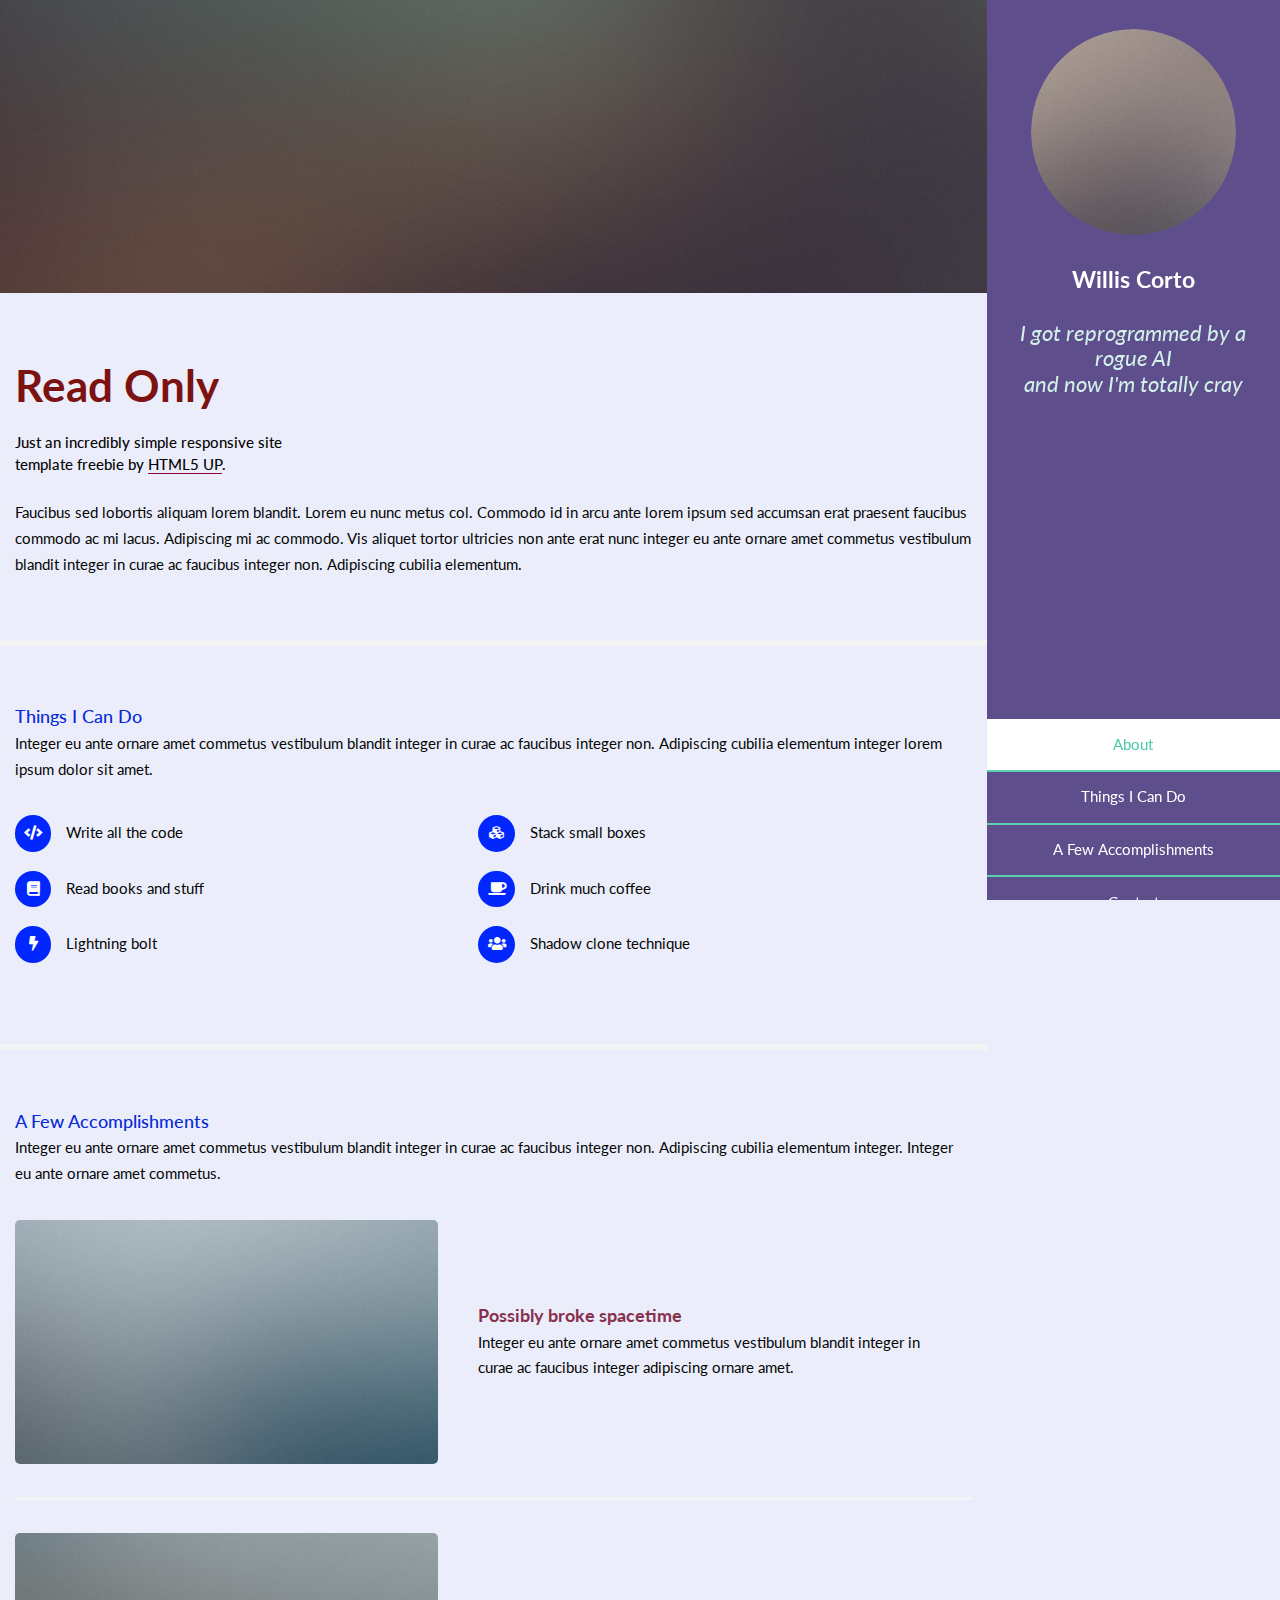
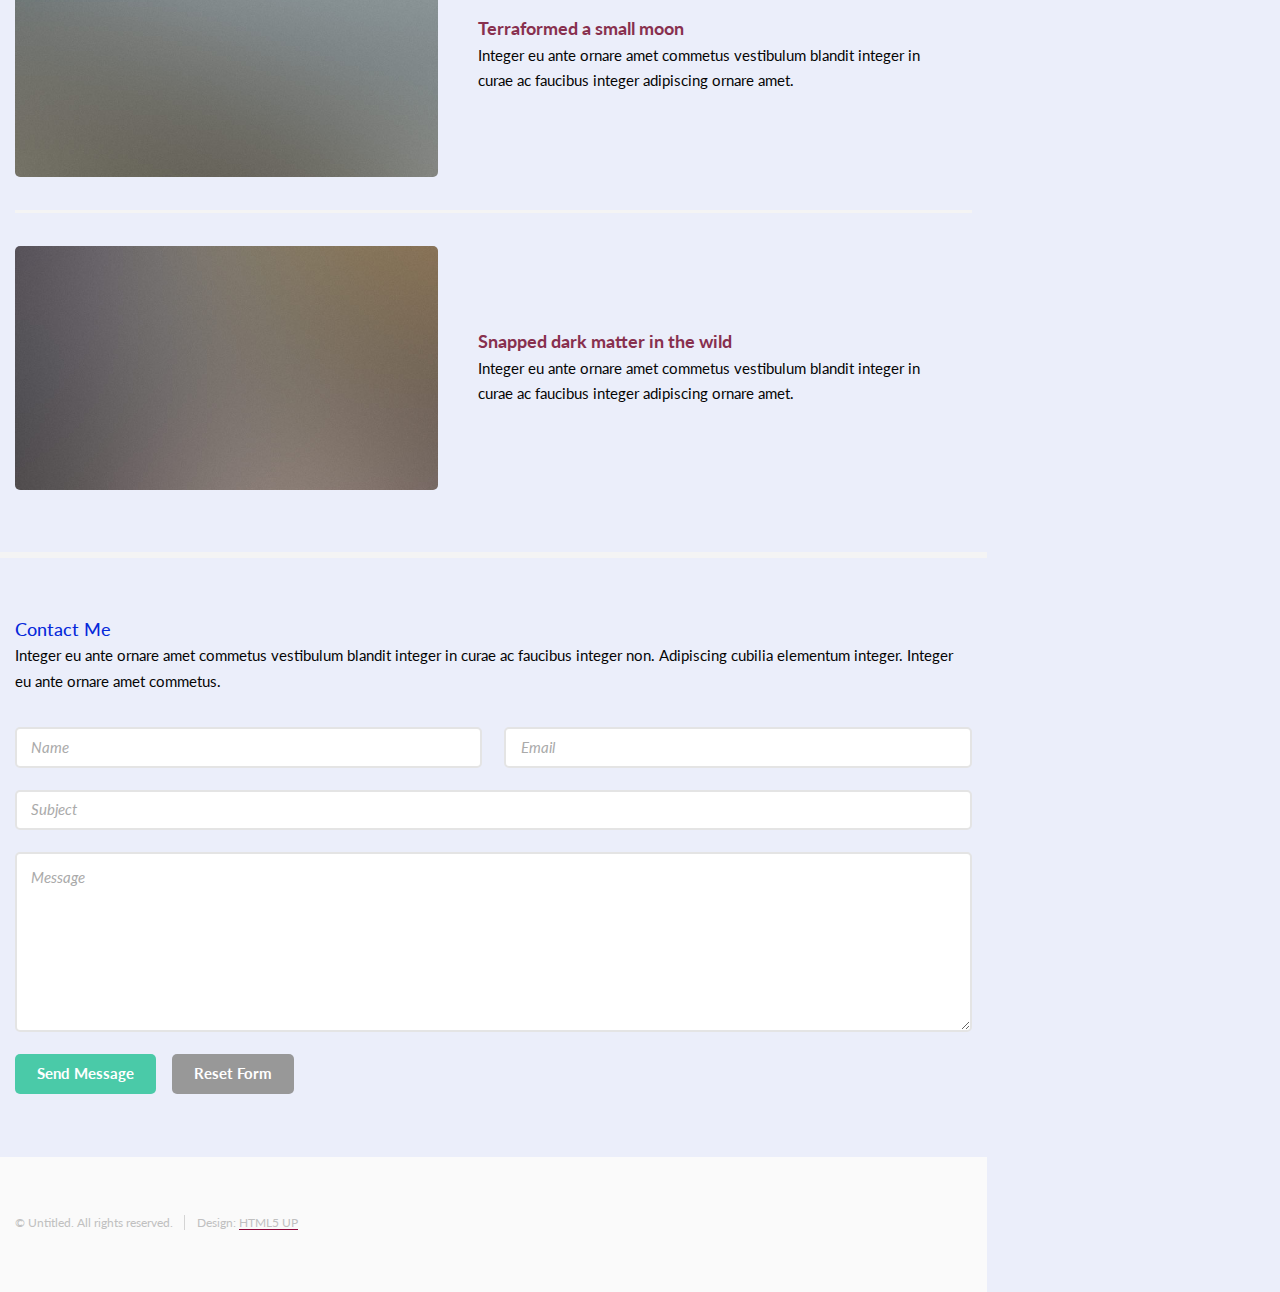
<file: index.html>
<!DOCTYPE HTML>
<!--
	Read Only by HTML5 UP
	html5up.net | @ajlkn
	Free for personal and commercial use under the CCA 3.0 license (html5up.net/license)
-->
<html>
	<head>
		<title>Read Only by HTML5 UP</title>
		<meta charset="utf-8" />
		<meta name="viewport" content="width=device-width, initial-scale=1, user-scalable=no" />
		<link rel="stylesheet" href="assets/css/main.css" />
	</head>
	<body class="is-preload">

		<!-- Header -->
			<section id="header">
				<header>
					<span class="image avatar"><img src="images/avatar.jpg" alt="" /></span>
					<h1 id="logo"><a href="#">Willis Corto</a></h1>
					<p>I got reprogrammed by a rogue AI<br />
					and now I'm totally cray</p>
				</header>
				<nav id="nav">
					<ul>
						<li><a href="#one" class="active">About</a></li>
						<li><a href="#two">Things I Can Do</a></li>
						<li><a href="#three">A Few Accomplishments</a></li>
						<li><a href="#four">Contact</a></li>
					</ul>
				</nav>
				<footer>
					<ul class="icons">
						<li><a href="#" class="icon brands fa-twitter"><span class="label">Twitter</span></a></li>
						<li><a href="#" class="icon brands fa-facebook-f"><span class="label">Facebook</span></a></li>
						<li><a href="#" class="icon brands fa-instagram"><span class="label">Instagram</span></a></li>
						<li><a href="#" class="icon brands fa-github"><span class="label">Github</span></a></li>
						<li><a href="#" class="icon solid fa-envelope"><span class="label">Email</span></a></li>
					</ul>
				</footer>
			</section>

		<!-- Wrapper -->
			<div id="wrapper">

				<!-- Main -->
					<div id="main">

						<!-- One -->
							<section id="one">
								<div class="image main" data-position="center">
									<img src="images/banner.jpg" alt="" />
								</div>
								<div class="container">
									<header class="major">
										<h2>Read Only</h2>
										<p>Just an incredibly simple responsive site<br />
										template freebie by <a href="http://html5up.net">HTML5 UP</a>.</p>
									</header>
									<p>Faucibus sed lobortis aliquam lorem blandit. Lorem eu nunc metus col. Commodo id in arcu ante lorem ipsum sed accumsan erat praesent faucibus commodo ac mi lacus. Adipiscing mi ac commodo. Vis aliquet tortor ultricies non ante erat nunc integer eu ante ornare amet commetus vestibulum blandit integer in curae ac faucibus integer non. Adipiscing cubilia elementum.</p>
								</div>
							</section>

						<!-- Two -->
							<section id="two">
								<div class="container">
									<h3>Things I Can Do</h3>
									<p>Integer eu ante ornare amet commetus vestibulum blandit integer in curae ac faucibus integer non. Adipiscing cubilia elementum integer lorem ipsum dolor sit amet.</p>
									<ul class="feature-icons">
										<li class="icon solid fa-code">Write all the code</li>
										<li class="icon solid fa-cubes">Stack small boxes</li>
										<li class="icon solid fa-book">Read books and stuff</li>
										<li class="icon solid fa-coffee">Drink much coffee</li>
										<li class="icon solid fa-bolt">Lightning bolt</li>
										<li class="icon solid fa-users">Shadow clone technique</li>
									</ul>
								</div>
							</section>

						<!-- Three -->
							<section id="three">
								<div class="container">
									<h3>A Few Accomplishments</h3>
									<p>Integer eu ante ornare amet commetus vestibulum blandit integer in curae ac faucibus integer non. Adipiscing cubilia elementum integer. Integer eu ante ornare amet commetus.</p>
									<div class="features">
										<article>
											<a href="#" class="image"><img src="images/pic01.jpg" alt="" /></a>
											<div class="inner">
												<h4>Possibly broke spacetime</h4>
												<p>Integer eu ante ornare amet commetus vestibulum blandit integer in curae ac faucibus integer adipiscing ornare amet.</p>
											</div>
										</article>
										<article>
											<a href="#" class="image"><img src="images/pic02.jpg" alt="" /></a>
											<div class="inner">
												<h4>Terraformed a small moon</h4>
												<p>Integer eu ante ornare amet commetus vestibulum blandit integer in curae ac faucibus integer adipiscing ornare amet.</p>
											</div>
										</article>
										<article>
											<a href="#" class="image"><img src="images/pic03.jpg" alt="" /></a>
											<div class="inner">
												<h4>Snapped dark matter in the wild</h4>
												<p>Integer eu ante ornare amet commetus vestibulum blandit integer in curae ac faucibus integer adipiscing ornare amet.</p>
											</div>
										</article>
									</div>
								</div>
							</section>

						<!-- Four -->
							<section id="four">
								<div class="container">
									<h3>Contact Me</h3>
									<p>Integer eu ante ornare amet commetus vestibulum blandit integer in curae ac faucibus integer non. Adipiscing cubilia elementum integer. Integer eu ante ornare amet commetus.</p>
									<form method="post" action="#">
										<div class="row gtr-uniform">
											<div class="col-6 col-12-xsmall"><input type="text" name="name" id="name" placeholder="Name" /></div>
											<div class="col-6 col-12-xsmall"><input type="email" name="email" id="email" placeholder="Email" /></div>
											<div class="col-12"><input type="text" name="subject" id="subject" placeholder="Subject" /></div>
											<div class="col-12"><textarea name="message" id="message" placeholder="Message" rows="6"></textarea></div>
											<div class="col-12">
												<ul class="actions">
													<li><input type="submit" class="primary" value="Send Message" /></li>
													<li><input type="reset" value="Reset Form" /></li>
												</ul>
											</div>
										</div>
									</form>
								</div>
							</section>

						<!-- Five -->
						<!--
							<section id="five">
								<div class="container">
									<h3>Elements</h3>

									<section>
										<h4>Text</h4>
										<p>This is <b>bold</b> and this is <strong>strong</strong>. This is <i>italic</i> and this is <em>emphasized</em>.
										This is <sup>superscript</sup> text and this is <sub>subscript</sub> text.
										This is <u>underlined</u> and this is code: <code>for (;;) { ... }</code>. Finally, <a href="#">this is a link</a>.</p>
										<hr />
										<header>
											<h4>Heading with a Subtitle</h4>
											<p>Lorem ipsum dolor sit amet nullam id egestas urna aliquam</p>
										</header>
										<p>Nunc lacinia ante nunc ac lobortis. Interdum adipiscing gravida odio porttitor sem non mi integer non faucibus ornare mi ut ante amet placerat aliquet. Volutpat eu sed ante lacinia sapien lorem accumsan varius montes viverra nibh in adipiscing blandit tempus accumsan.</p>
										<header>
											<h5>Heading with a Subtitle</h5>
											<p>Lorem ipsum dolor sit amet nullam id egestas urna aliquam</p>
										</header>
										<p>Nunc lacinia ante nunc ac lobortis. Interdum adipiscing gravida odio porttitor sem non mi integer non faucibus ornare mi ut ante amet placerat aliquet. Volutpat eu sed ante lacinia sapien lorem accumsan varius montes viverra nibh in adipiscing blandit tempus accumsan.</p>
										<hr />
										<h2>Heading Level 2</h2>
										<h3>Heading Level 3</h3>
										<h4>Heading Level 4</h4>
										<h5>Heading Level 5</h5>
										<h6>Heading Level 6</h6>
										<hr />
										<h5>Blockquote</h5>
										<blockquote>Fringilla nisl. Donec accumsan interdum nisi, quis tincidunt felis sagittis eget tempus euismod. Vestibulum ante ipsum primis in faucibus vestibulum. Blandit adipiscing eu felis iaculis volutpat ac adipiscing accumsan faucibus. Vestibulum ante ipsum primis in faucibus lorem ipsum dolor sit amet nullam adipiscing eu felis.</blockquote>
										<h5>Preformatted</h5>
										<pre><code>i = 0;

while (!deck.isInOrder()) {
    print 'Iteration ' + i;
    deck.shuffle();
    i++;
}

print 'It took ' + i + ' iterations to sort the deck.';</code></pre>
									</section>

									<section>
										<h4>Lists</h4>
										<div class="row">
											<div class="col-6 col-12-xsmall">
												<h5>Unordered</h5>
												<ul>
													<li>Dolor pulvinar etiam magna etiam.</li>
													<li>Sagittis adipiscing lorem eleifend.</li>
													<li>Felis enim feugiat dolore viverra.</li>
												</ul>
												<h5>Alternate</h5>
												<ul class="alt">
													<li>Dolor pulvinar etiam magna etiam.</li>
													<li>Sagittis adipiscing lorem eleifend.</li>
													<li>Felis enim feugiat dolore viverra.</li>
												</ul>
											</div>
											<div class="col-6 col-12-xsmall">
												<h5>Ordered</h5>
												<ol>
													<li>Dolor pulvinar etiam magna etiam.</li>
													<li>Etiam vel felis at lorem sed viverra.</li>
													<li>Felis enim feugiat dolore viverra.</li>
													<li>Dolor pulvinar etiam magna etiam.</li>
													<li>Etiam vel felis at lorem sed viverra.</li>
													<li>Felis enim feugiat dolore viverra.</li>
												</ol>
												<h5>Icons</h5>
												<ul class="icons">
													<li><a href="#" class="icon brands fa-twitter"><span class="label">Twitter</span></a></li>
													<li><a href="#" class="icon brands fa-facebook-f"><span class="label">Facebook</span></a></li>
													<li><a href="#" class="icon brands fa-instagram"><span class="label">Instagram</span></a></li>
													<li><a href="#" class="icon brands fa-github"><span class="label">Github</span></a></li>
													<li><a href="#" class="icon brands fa-dribbble"><span class="label">Dribbble</span></a></li>
													<li><a href="#" class="icon brands fa-tumblr"><span class="label">Tumblr</span></a></li>
												</ul>
											</div>
										</div>
										<h5>Actions</h5>
										<ul class="actions">
											<li><a href="#" class="button primary">Default</a></li>
											<li><a href="#" class="button">Default</a></li>
											<li><a href="#" class="button alt">Default</a></li>
										</ul>
										<ul class="actions small">
											<li><a href="#" class="button primary small">Small</a></li>
											<li><a href="#" class="button small">Small</a></li>
											<li><a href="#" class="button alt small">Small</a></li>
										</ul>
										<div class="row">
											<div class="col-3 col-6-medium col-12-xsmall">
												<ul class="actions stacked">
													<li><a href="#" class="button primary">Default</a></li>
													<li><a href="#" class="button">Default</a></li>
													<li><a href="#" class="button alt">Default</a></li>
												</ul>
											</div>
											<div class="col-3 col-6 col-12-xsmall">
												<ul class="actions stacked">
													<li><a href="#" class="button primary small">Small</a></li>
													<li><a href="#" class="button small">Small</a></li>
													<li><a href="#" class="button alt small">Small</a></li>
												</ul>
											</div>
											<div class="col-3 col-6-medium col-12-xsmall">
												<ul class="actions stacked">
													<li><a href="#" class="button primary fit">Default</a></li>
													<li><a href="#" class="button fit">Default</a></li>
													<li><a href="#" class="button alt fit">Default</a></li>
												</ul>
											</div>
											<div class="col-3 col-6-medium col-12-xsmall">
												<ul class="actions stacked">
													<li><a href="#" class="button primary small fit">Small</a></li>
													<li><a href="#" class="button small fit">Small</a></li>
													<li><a href="#" class="button alt small fit">Small</a></li>
												</ul>
											</div>
										</div>
									</section>

									<section>
										<h4>Table</h4>
										<h5>Default</h5>
										<div class="table-wrapper">
											<table>
												<thead>
													<tr>
														<th>Name</th>
														<th>Description</th>
														<th>Price</th>
													</tr>
												</thead>
												<tbody>
													<tr>
														<td>Item One</td>
														<td>Ante turpis integer aliquet porttitor.</td>
														<td>29.99</td>
													</tr>
													<tr>
														<td>Item Two</td>
														<td>Vis ac commodo adipiscing arcu aliquet.</td>
														<td>19.99</td>
													</tr>
													<tr>
														<td>Item Three</td>
														<td> Morbi faucibus arcu accumsan lorem.</td>
														<td>29.99</td>
													</tr>
													<tr>
														<td>Item Four</td>
														<td>Vitae integer tempus condimentum.</td>
														<td>19.99</td>
													</tr>
													<tr>
														<td>Item Five</td>
														<td>Ante turpis integer aliquet porttitor.</td>
														<td>29.99</td>
													</tr>
												</tbody>
												<tfoot>
													<tr>
														<td colspan="2"></td>
														<td>100.00</td>
													</tr>
												</tfoot>
											</table>
										</div>

										<h5>Alternate</h5>
										<div class="table-wrapper">
											<table class="alt">
												<thead>
													<tr>
														<th>Name</th>
														<th>Description</th>
														<th>Price</th>
													</tr>
												</thead>
												<tbody>
													<tr>
														<td>Item One</td>
														<td>Ante turpis integer aliquet porttitor.</td>
														<td>29.99</td>
													</tr>
													<tr>
														<td>Item Two</td>
														<td>Vis ac commodo adipiscing arcu aliquet.</td>
														<td>19.99</td>
													</tr>
													<tr>
														<td>Item Three</td>
														<td> Morbi faucibus arcu accumsan lorem.</td>
														<td>29.99</td>
													</tr>
													<tr>
														<td>Item Four</td>
														<td>Vitae integer tempus condimentum.</td>
														<td>19.99</td>
													</tr>
													<tr>
														<td>Item Five</td>
														<td>Ante turpis integer aliquet porttitor.</td>
														<td>29.99</td>
													</tr>
												</tbody>
												<tfoot>
													<tr>
														<td colspan="2"></td>
														<td>100.00</td>
													</tr>
												</tfoot>
											</table>
										</div>
									</section>

									<section>
										<h4>Buttons</h4>
										<ul class="actions">
											<li><a href="#" class="button primary">Primary</a></li>
											<li><a href="#" class="button">Default</a></li>
											<li><a href="#" class="button alt">Alternate</a></li>
										</ul>
										<ul class="actions">
											<li><a href="#" class="button primary large">Large</a></li>
											<li><a href="#" class="button">Default</a></li>
											<li><a href="#" class="button alt small">Small</a></li>
										</ul>
										<ul class="actions fit">
											<li><a href="#" class="button primary fit">Fit</a></li>
											<li><a href="#" class="button fit">Fit</a></li>
											<li><a href="#" class="button alt fit">Fit</a></li>
										</ul>
										<ul class="actions fit small">
											<li><a href="#" class="button primary fit small">Fit + Small</a></li>
											<li><a href="#" class="button fit small">Fit + Small</a></li>
											<li><a href="#" class="button alt fit small">Fit + Small</a></li>
										</ul>
										<ul class="actions">
											<li><a href="#" class="button primary icon solid fa-download">Icon</a></li>
											<li><a href="#" class="button icon solid fa-download">Icon</a></li>
											<li><a href="#" class="button alt icon solid fa-check">Icon</a></li>
										</ul>
										<ul class="actions">
											<li><span class="button primary disabled">Primary</span></li>
											<li><span class="button disabled">Default</span></li>
											<li><span class="button alt disabled">Alternate</span></li>
										</ul>
									</section>

									<section>
										<h4>Form</h4>
										<form method="post" action="#">
											<div class="row gtr-uniform">
												<div class="col-6 col-12-xsmall">
													<input type="text" name="demo-name" id="demo-name" value="" placeholder="Name" />
												</div>
												<div class="col-6 col-12-xsmall">
													<input type="email" name="demo-email" id="demo-email" value="" placeholder="Email" />
												</div>
												<div class="col-12">
													<select name="demo-category" id="demo-category">
														<option value="">- Category -</option>
														<option value="1">Manufacturing</option>
														<option value="1">Shipping</option>
														<option value="1">Administration</option>
														<option value="1">Human Resources</option>
													</select>
												</div>
												<div class="col-4 col-12-medium">
													<input type="radio" id="demo-priority-low" name="demo-priority" checked>
													<label for="demo-priority-low">Low Priority</label>
												</div>
												<div class="col-4 col-12-medium">
													<input type="radio" id="demo-priority-normal" name="demo-priority">
													<label for="demo-priority-normal">Normal Priority</label>
												</div>
												<div class="col-4 col-12-medium">
													<input type="radio" id="demo-priority-high" name="demo-priority">
													<label for="demo-priority-high">High Priority</label>
												</div>
												<div class="col-6 col-12-medium">
													<input type="checkbox" id="demo-copy" name="demo-copy">
													<label for="demo-copy">Email me a copy of this message</label>
												</div>
												<div class="col-6 col-12-medium">
													<input type="checkbox" id="demo-human" name="demo-human" checked>
													<label for="demo-human">I am a human and not a robot</label>
												</div>
												<div class="col-12">
													<textarea name="demo-message" id="demo-message" placeholder="Enter your message" rows="6"></textarea>
												</div>
												<div class="col-12">
													<ul class="actions">
														<li><input type="submit" value="Send Message" /></li>
														<li><input type="reset" value="Reset" class="alt" /></li>
													</ul>
												</div>
											</div>
										</form>
									</section>

									<section>
										<h4>Image</h4>
										<h5>Fit</h5>
										<span class="image fit"><img src="images/banner.jpg" alt="" /></span>
										<div class="box alt">
											<div class="row gtr-50 gtr-uniform">
												<div class="col-4"><span class="image fit"><img src="images/pic01.jpg" alt="" /></span></div>
												<div class="col-4"><span class="image fit"><img src="images/pic02.jpg" alt="" /></span></div>
												<div class="col-4"><span class="image fit"><img src="images/pic03.jpg" alt="" /></span></div>
												<div class="col-4"><span class="image fit"><img src="images/pic02.jpg" alt="" /></span></div>
												<div class="col-4"><span class="image fit"><img src="images/pic03.jpg" alt="" /></span></div>
												<div class="col-4"><span class="image fit"><img src="images/pic01.jpg" alt="" /></span></div>
												<div class="col-4"><span class="image fit"><img src="images/pic03.jpg" alt="" /></span></div>
												<div class="col-4"><span class="image fit"><img src="images/pic01.jpg" alt="" /></span></div>
												<div class="col-4"><span class="image fit"><img src="images/pic02.jpg" alt="" /></span></div>
											</div>
										</div>
										<h5>Left &amp; Right</h5>
										<p><span class="image left"><img src="images/avatar.jpg" alt="" /></span>Fringilla nisl. Donec accumsan interdum nisi, quis tincidunt felis sagittis eget. tempus euismod. Vestibulum ante ipsum primis in faucibus vestibulum. Blandit adipiscing eu felis iaculis volutpat ac adipiscing accumsan eu faucibus. Integer ac pellentesque praesent tincidunt felis sagittis eget. tempus euismod. Vestibulum ante ipsum primis in faucibus vestibulum. Blandit adipiscing eu felis iaculis volutpat ac adipiscing accumsan eu faucibus. Integer ac pellentesque praesent. Donec accumsan interdum nisi, quis tincidunt felis sagittis eget. tempus euismod. Vestibulum ante ipsum primis in faucibus vestibulum. Blandit adipiscing eu felis iaculis volutpat ac adipiscing accumsan eu faucibus. Integer ac pellentesque praesent tincidunt felis sagittis eget. tempus euismod. Vestibulum ante ipsum primis in faucibus vestibulum. Blandit adipiscing eu felis iaculis volutpat ac adipiscing accumsan eu faucibus. Integer ac pellentesque praesent.</p>
										<p><span class="image right"><img src="images/avatar.jpg" alt="" /></span>Fringilla nisl. Donec accumsan interdum nisi, quis tincidunt felis sagittis eget. tempus euismod. Vestibulum ante ipsum primis in faucibus vestibulum. Blandit adipiscing eu felis iaculis volutpat ac adipiscing accumsan eu faucibus. Integer ac pellentesque praesent tincidunt felis sagittis eget. tempus euismod. Vestibulum ante ipsum primis in faucibus vestibulum. Blandit adipiscing eu felis iaculis volutpat ac adipiscing accumsan eu faucibus. Integer ac pellentesque praesent. Donec accumsan interdum nisi, quis tincidunt felis sagittis eget. tempus euismod. Vestibulum ante ipsum primis in faucibus vestibulum. Blandit adipiscing eu felis iaculis volutpat ac adipiscing accumsan eu faucibus. Integer ac pellentesque praesent tincidunt felis sagittis eget. tempus euismod. Vestibulum ante ipsum primis in faucibus vestibulum. Blandit adipiscing eu felis iaculis volutpat ac adipiscing accumsan eu faucibus. Integer ac pellentesque praesent.</p>
									</section>

								</div>
							</section>
						-->

					</div>

				<!-- Footer -->
					<section id="footer">
						<div class="container">
							<ul class="copyright">
								<li>&copy; Untitled. All rights reserved.</li><li>Design: <a href="http://html5up.net">HTML5 UP</a></li>
							</ul>
						</div>
					</section>

			</div>

		<!-- Scripts -->
			<script src="assets/js/jquery.min.js"></script>
			<script src="assets/js/jquery.scrollex.min.js"></script>
			<script src="assets/js/jquery.scrolly.min.js"></script>
			<script src="assets/js/browser.min.js"></script>
			<script src="assets/js/breakpoints.min.js"></script>
			<script src="assets/js/util.js"></script>
			<script src="assets/js/main.js"></script>

	</body>
</html>
</file>
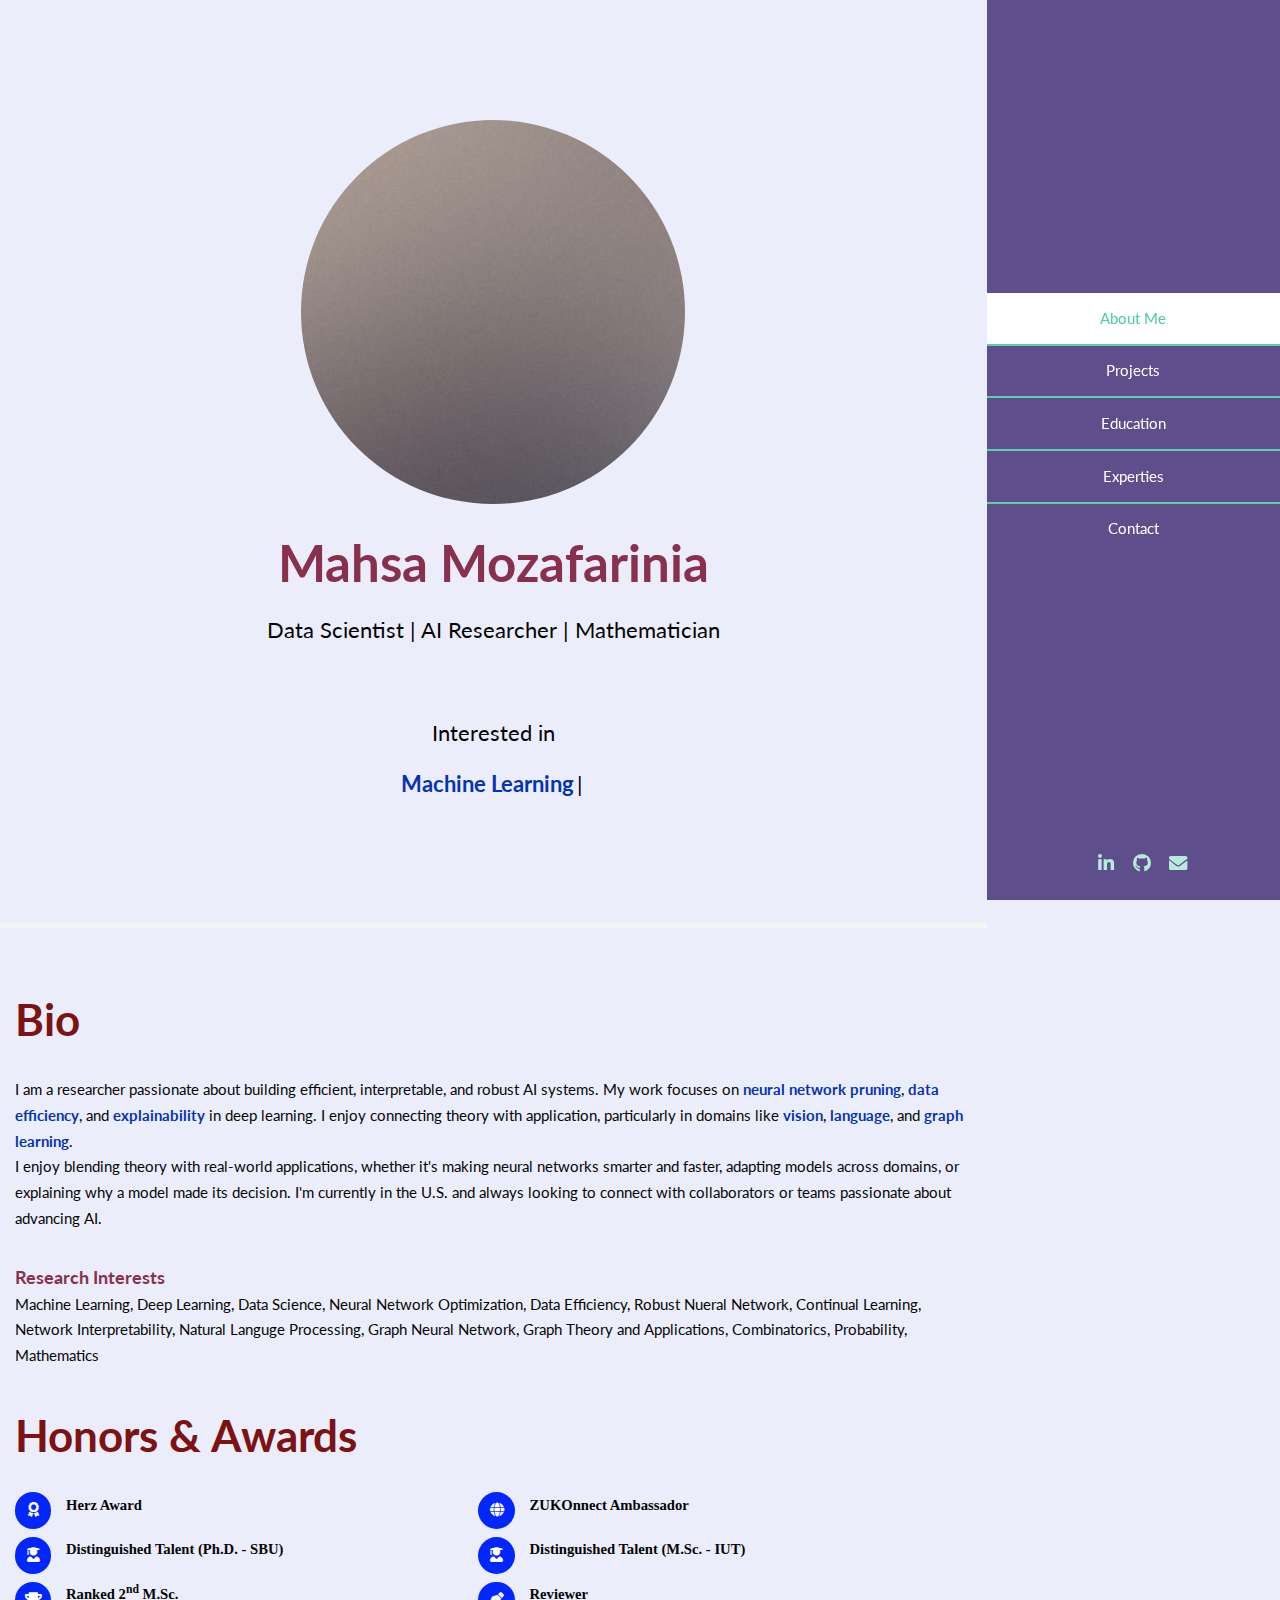
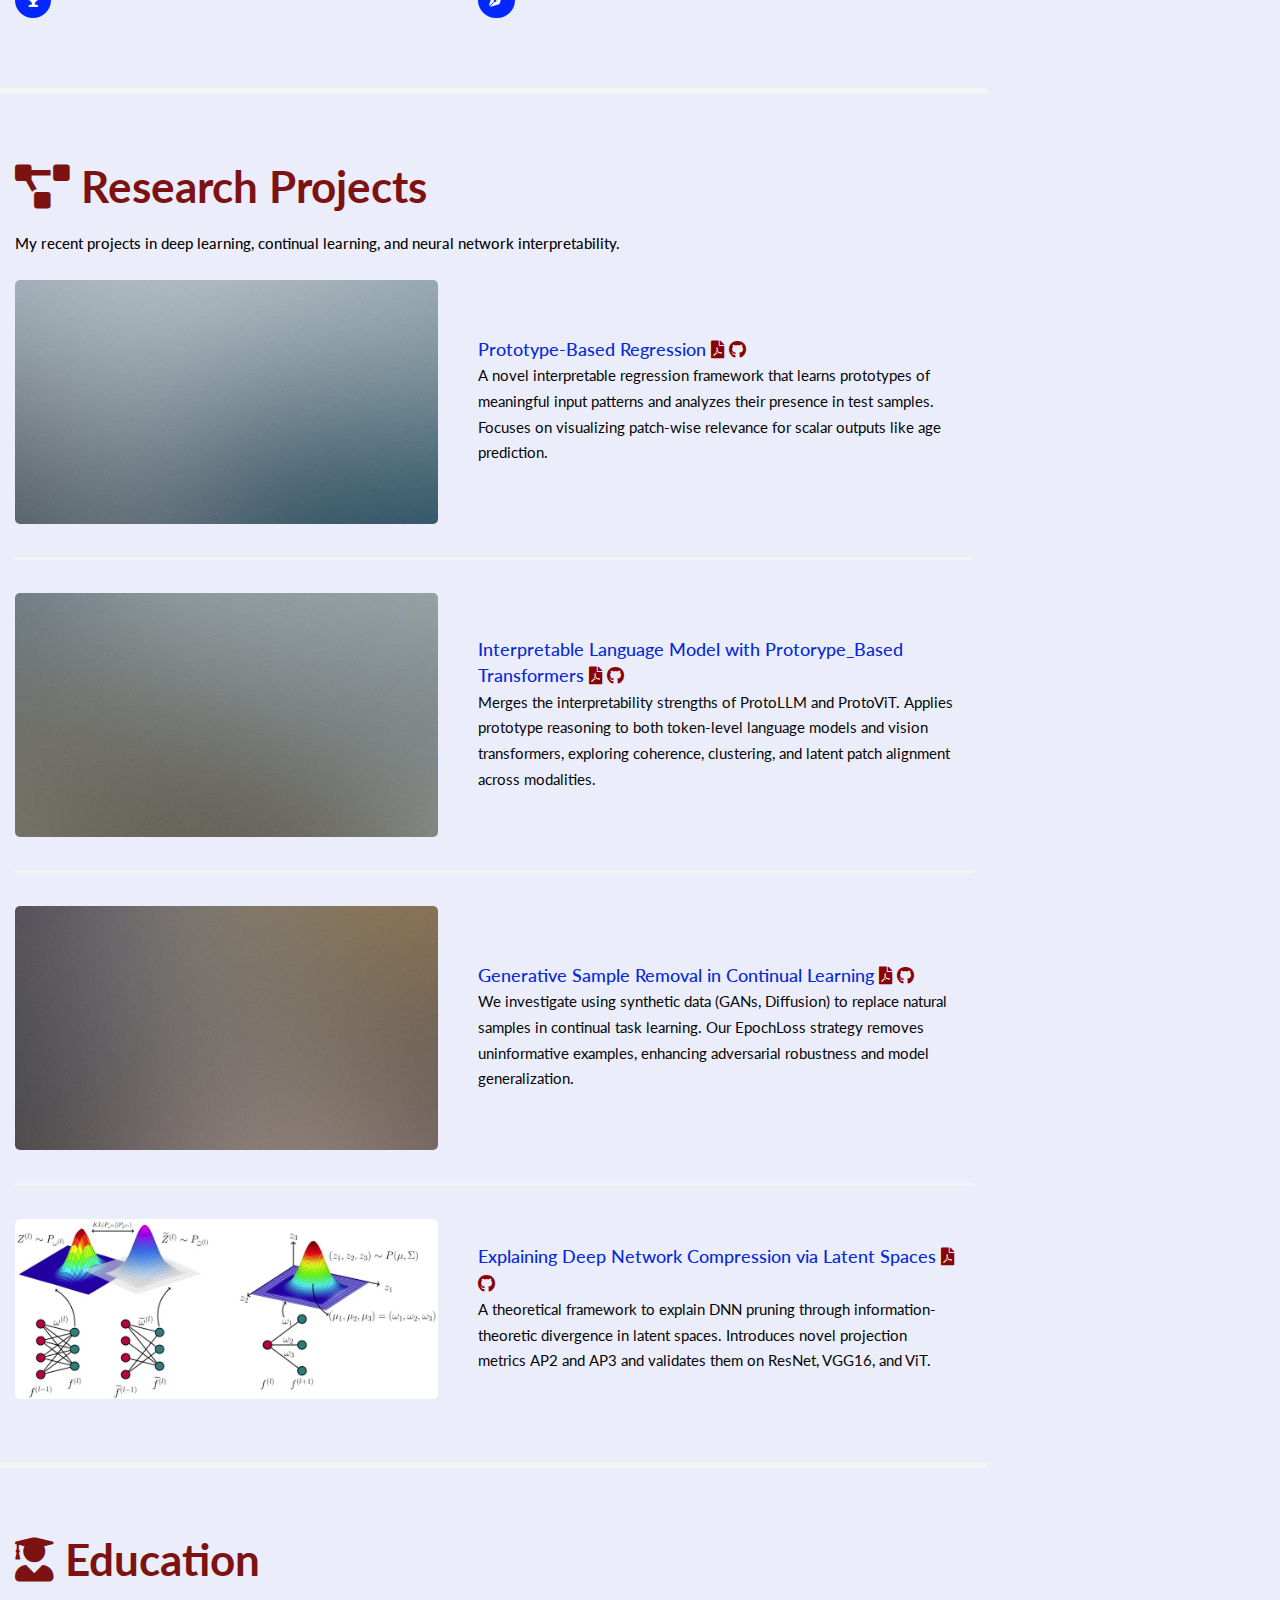
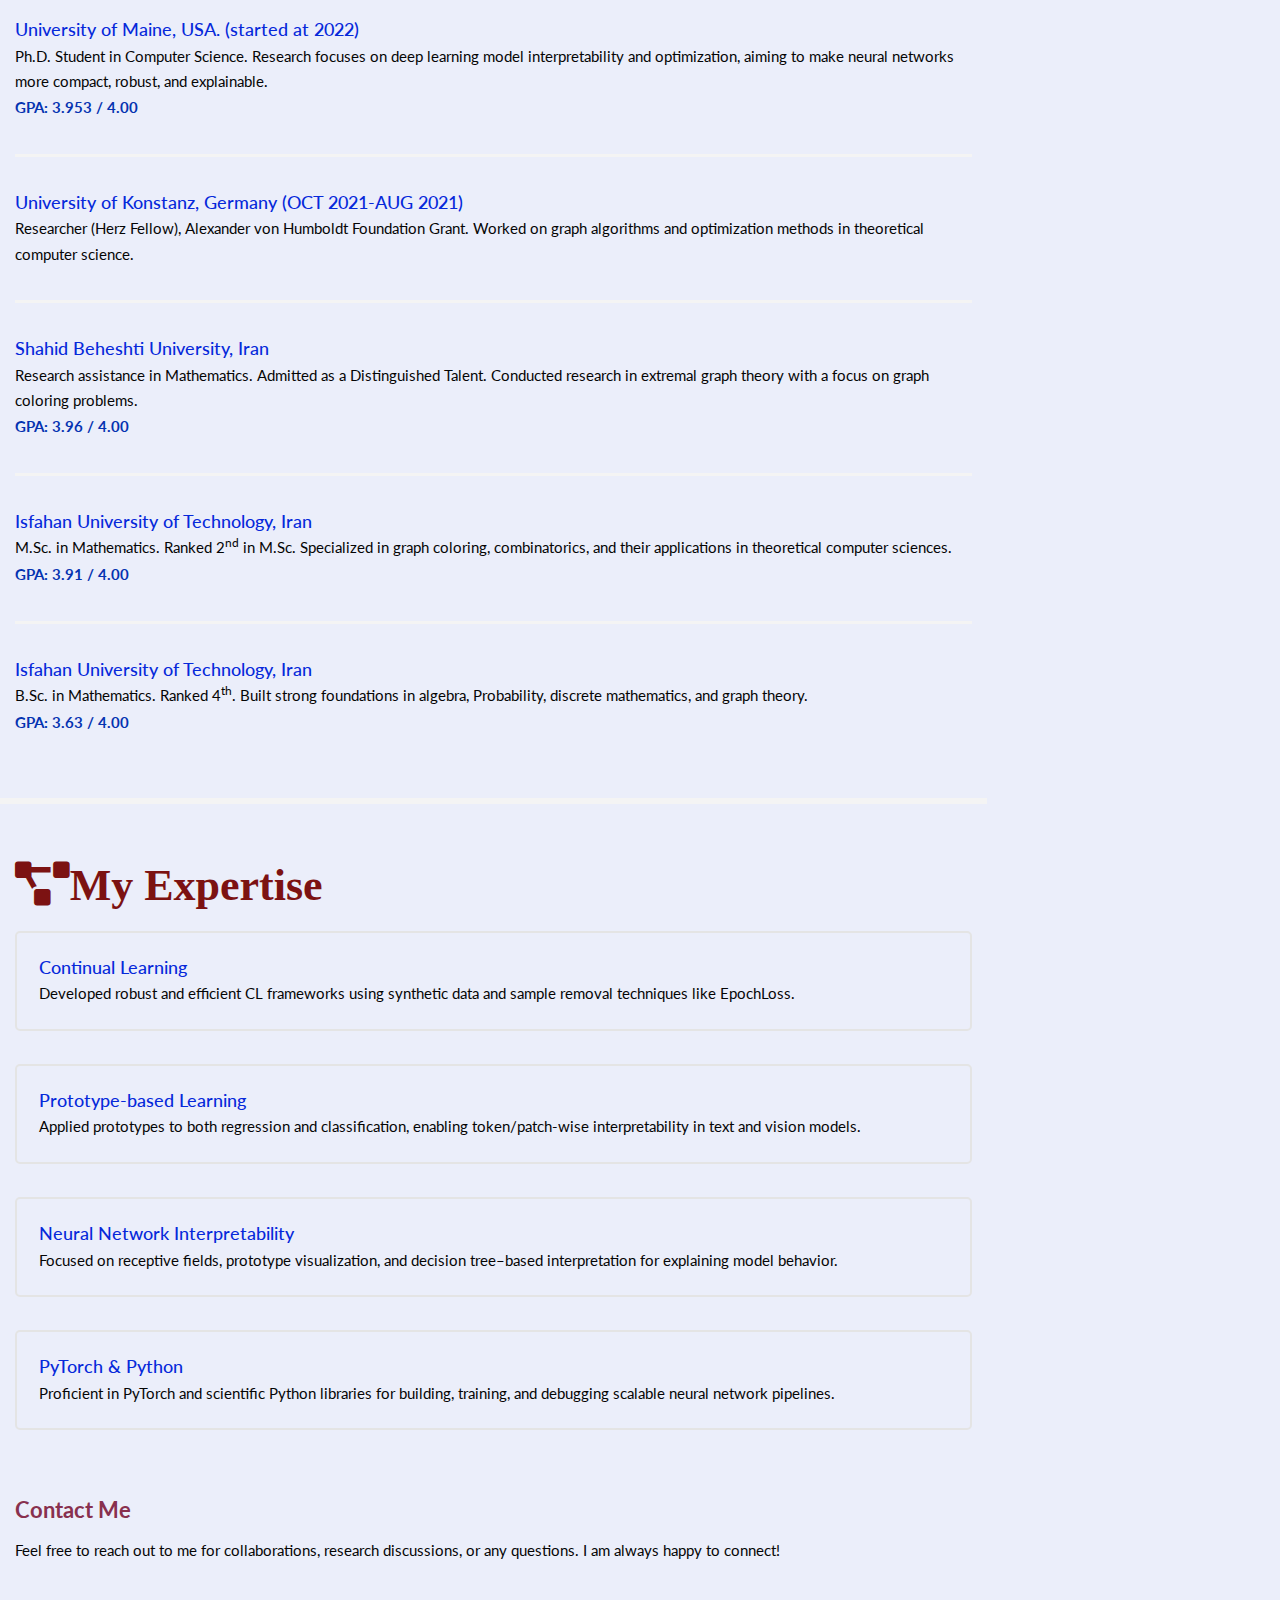
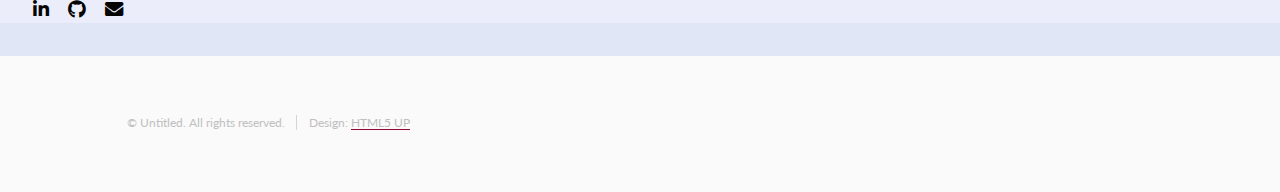
<file: index copy.html>
<!DOCTYPE HTML>
<!--
	Read Only by HTML5 UP
	html5up.net | @ajlkn
	Free for personal and commercial use under the CCA 3.0 license (html5up.net/license)
-->
<html>

	<head>
		<meta name="google-site-verification" content="ICAOU4xO8EgypmEakvYfB4DkB4CkN1U2lWGguwg7xVw" />
		<title>Read Only by HTML5 UP</title>
		<meta charset="utf-8" />
		<meta name="viewport" content="width=device-width, initial-scale=1, user-scalable=no" />
		<link rel="stylesheet" href="assets/css/main.css" />
	</head>
	<body class="is-preload">
		

		<!-- Header -->
			<section id="header">
				<!-- <header> -->
					<!-- <span class="image avatar"><img src="images/avatar.jpg" alt="" /></span>
					<h1 id="logo"><a href="#">Mahsa Mozafarinia</a></h1>
					<p>
						Data Scientist<br>
						AI Researcher<br>
						Mathematician<br>
					</p> -->
					
				<!-- </header> -->
				<nav id="nav">
					<ul>
						<li><a href="#one" class="active">About Me</a></li>
						<li><a href="#two">Projects</a></li>
						<li><a href="#three">Education</a></li>
						<li><a href="#four">Experties</a></li>
						<li><a href="#five">Contact</a></li>
					</ul>
				</nav>
				<footer>
					<ul class="icons">
						<!-- <li><a href="#" class="icon brands fa-twitter"><span class="label">Twitter</span></a></li> -->
						<!-- <li><a href="#" class="icon brands fa-facebook-f"><span class="label">Facebook</span></a></li> -->
						<!-- <li><a href="#" class="icon brands fa-instagram"><span class="label">Instagram</span></a></li> -->
						<li><a href="#" class="icon brands fa-google-scholar"><span class="label">GoogleScholar</span></a></li>
						<li><a href="#" class="icon brands fa-linkedin-in"><span class="label">LinkedIn</span></a></li>
						<li><a href="#" class="icon brands fa-github"><span class="label">Github</span></a></li>
						<li><a href="#" class="icon solid fa-envelope"><span class="label">Email</span></a></li>
					</ul>
				<!-- </nav> -->
				</footer>
			</section>
		
		
		<!-- Wrapper -->
			<div id="wrapper">

				<!-- Main -->
					<div id="main">

						<!-- New Home Section -->
						<section id="home" style="text-align:center; padding: 120px 20px 50px 20px;">
							<img src="images/avatar.jpg" alt="Mahsa Mozafarinia" style="width: 30vw; max-width: 800px; height: auto; border-radius: 60%; object-fit: cover;">
							<h1 style="font-size: 3.5em; margin-top: 25px;">Mahsa Mozafarinia</h1>
							<p style="font-size: 1.5em;">Data Scientist | AI Researcher | Mathematician <br><br><br><br>
							Interested in <br><br>
						<span id="typed-text"></span><span class="cursor">|</span><br><br></p>
						</section>
   
						<!-- One -->
							<section id="one">
<!-- 								<div class="image main" data-position="center">
									<img src="images/banner.jpg" alt="" style="width: 100%; height: auto;" />
								</div> -->
								<div class="container">
									<header class="major">
										<h2>Bio</h2>
											I am a researcher passionate about building efficient, interpretable, and robust AI systems.
											My work focuses on <strong>neural network pruning</strong>, <strong>data efficiency</strong>, and
											<strong>explainability</strong> in deep learning. I enjoy connecting theory with application,
											particularly in domains like <strong>vision</strong>, <strong>language</strong>, and
											<strong>graph learning</strong>. 
									</header>
									<p> I enjoy blending theory with real-world applications, whether it's making neural networks smarter and faster, adapting models across domains, or explaining why a model made its decision. I'm currently in the U.S. 
										and always looking to connect with collaborators or teams passionate about advancing AI.
									</p>
									<header class="major"></header>
										<h4>Research Interests</h4> 
									<header class="major"></header>
									<p>	
										Machine Learning, Deep Learning, Data Science, Neural Network Optimization, Data Efficiency, 
										Robust Nueral Network, Continual Learning, Network Interpretability, Natural Languge Processing, 
										Graph Neural Network, Graph Theory and Applications, Combinatorics, Probability, Mathematics
									</p>
								<!-- </div> -->

								<!-- Awards Bar -->
								<!-- <div class="container"> -->
									<header class="major">
										<h2>Honors & Awards</h2>
										<!-- style="text-align: left; font-weight: 600; font-size: 1.7em; border-bottom: 2px solid #ccc; padding-bottom: 0.4em;"> -->
									</header>
									
									<ul class="feature-icons">
									<li class="icon solid fas fa-award">Herz Award
										<span class="tooltiptext">Alexander von Humboldt Foundation, University of Konstanz (2021–2022)</span>
									</li>
										<li class="icon solid fas fa-globe">ZUKOnnect Ambassador
										<span class="tooltiptext">Online ZUKOnnect Ambassador – University of Konstanz (2022)</span>
										</li>
									<li class="icon solid fas fa-user-graduate"> Distinguished Talent (Ph.D. - SBU)
										<span class="tooltiptext">Admitted as Distinguished Talent – Shahid Beheshti University (2018)</span>
									</li>
									<li class="icon solid fas fa-user-graduate">Distinguished Talent (M.Sc. - IUT)
										<span class="tooltiptext">Admitted as Distinguished Talent – Isfahan University of Technology (2015)</span>
									</li>
									<li class="icon solid fas fa-trophy">Ranked 2<sup>nd</sup> M.Sc.
										<span class="tooltiptext">2nd out of 92 M.Sc. students – IUT, 2017</span>
									</li>
									
									<li class="icon solid fas fa-pen-nib">Reviewer
										<span class="tooltiptext">Reviewer at <em>Discrete Applied Mathematics Journal</em></span>
									</li>
									</ul>
									<!-- <div style="display: flex; flex-wrap: wrap; gap: 15px; margin-top: 1em;">
										<span class="tooltip">🎖 Herz Award
											<span class="tooltiptext">Alexander von Humboldt Foundation, University of Konstanz (2021–2022)</span>
										</span>
										<span class="tooltip">🎓 Distinguished Talent (Ph.D. - SBU)
											<span class="tooltiptext">Admitted as Distinguished Talent – Shahid Beheshti University (2018)</span>
										</span>
										<span class="tooltip">🎓 Distinguished Talent (M.Sc. - IUT)
											<span class="tooltiptext">Admitted as Distinguished Talent – Isfahan University of Technology (2015)</span>
										</span>
										<span class="tooltip">🏆 Ranked 2<sup>nd</sup> M.Sc.
											<span class="tooltiptext">2nd out of 92 M.Sc. students – IUT, 2017</span>
										</span>
										<span class="tooltip">🏆 Ranked 4<sup>th</sup> B.Sc.
											<span class="tooltiptext">4th out of 25 B.Sc. students – IUT, 2015</span>
										</span>
										<span class="tooltip">🌐 ZUKOnnect Ambassador
											<span class="tooltiptext">Online ZUKOnnect Ambassador – University of Konstanz (2022)</span>
										</span>
										<span class="tooltip">🖋 Reviewer
											<span class="tooltiptext">Reviewer at <em>Discrete Applied Mathematics Journal</em></span>
										</span>
									</div> -->
								</div>
								<!-- </section> -->
							</section>

						

						<!-- Two -->
							<section id="two">
								<div class="container">
									<section>
										<header class="major">
											<h2> <i class="fas fa-project-diagram"></i> Research Projects</h2>
										<p>My recent projects in deep learning, continual learning, and neural network interpretability.</p>
										</header>
										<div class="features">
											<article>
												<!-- <a href="proto_regression.html" class="image"><img src="images/pic01.jpg" alt="" /></a> -->
												<a href="" class="image"><img src="images/pic01.jpg" alt="" /></a>
												<div class="inner">
													<h3>
														Prototype-Based Regression
														<a href="papers/proto_regression_paper.pdf" target="_blank" style="color: #8B0000;"><i class="fas fa-file-pdf"></i></a>
														<a href="https://github.com/yourusername/proto-regression" target="_blank" style="color: #8B0000;"><i class="fab fa-github"></i></a>

													</h3>
													<p>A novel interpretable regression framework that learns prototypes of meaningful input patterns and analyzes their presence in test samples. Focuses on visualizing patch-wise
														relevance for scalar outputs like age prediction.
													</p>
												</div>
											</article>
											<article>
												<a href="#" class="image"><img src="images/pic02.jpg" alt="" /></a>
												<div class="inner">
													<h3>
														Interpretable Language Model with Protorype_Based Transformers
														<a href="papers/proto_regression_paper.pdf" target="_blank" style="color: #8B0000;"><i class="fas fa-file-pdf"></i></a>
														<a href="https://github.com/yourusername/proto-regression" target="_blank" style="color: #8B0000;"><i class="fab fa-github"></i></a>
													</h3>
													<p>Merges the interpretability strengths of ProtoLLM and ProtoViT. 
														Applies prototype reasoning to both token-level language models and vision transformers, exploring coherence, clustering, and latent patch alignment across modalities.</p>
												</div>
											</article>
											<article>
												<a href="#" class="image"><img src="images/pic03.jpg" alt="" /></a>
												<div class="inner">
													<h3>
														Generative Sample Removal in Continual Learning
														<a href="papers/proto_regression_paper.pdf" target="_blank" style="color: #8B0000;"><i class="fas fa-file-pdf"></i></a>
														<a href="https://github.com/yourusername/proto-regression" target="_blank" style="color: #8B0000;"><i class="fab fa-github"></i></a>
													</h3>
													<p>We investigate using synthetic data (GANs, Diffusion) to replace natural samples in continual task learning. Our EpochLoss strategy removes uninformative examples, enhancing adversarial robustness and model generalization.</p>
												</div>
											</article>
											<article>
												<a href="#" class="image"><img src="images/compression.jpg" alt="Network Compression" /></a>
												<div class="inner">
												  <h3>
													Explaining Deep Network Compression via Latent Spaces
													<a href="http://arxiv.org/abs/2403.00155" target="_blank" style="color: #8B0000;"><i class="fas fa-file-pdf"></i></a>
													<a href="https://github.com/yourusername/proto-regression" target="_blank" style="color: #8B0000;"><i class="fab fa-github"></i></a>
												  </h3>
												  <p>A theoretical framework to explain DNN pruning through information-theoretic divergence in latent spaces. Introduces novel projection metrics AP2 and AP3 and validates them on ResNet, VGG16, and ViT.</p>
												</div>
											  </article>
										</div>
									</section>
								</div>
							</section>

						<!-- Three -->
						<section id="three">
							<div class="container">
								<header class="major">
									<h2> <i class="fas fa-user-graduate"></i> Education</h2>
								</header>
								<div class="features">

									<article>
										<!-- <a href="#" class="image"><img src="images/konstanz.jpg" alt="University of Konstanz" /></a> -->
										<div class="major">
										  <h3><a href="https://umaine.edu/" target="_blank">University of Maine</a>, USA.  (started at 2022)</h3>
										  <p> Ph.D. Student in Computer Science.  Research focuses on deep learning model interpretability and optimization, aiming to make neural networks more compact, robust, and explainable.<br>
											<strong>GPA: 3.953 / 4.00</strong>
											</p>
										</div>
									  </article>
						  
									<article>
									  <!-- <a href="#" class="image"><img src="images/konstanz.jpg" alt="University of Konstanz" /></a> -->
									  <div class="major">
										<h3><a href="https://www.uni-konstanz.de/en/" target="_blank">University of Konstanz</a>, Germany  (OCT 2021-AUG 2021)</h3>
										<p>Researcher (Herz Fellow), Alexander von Humboldt Foundation Grant. Worked on graph algorithms and optimization methods in theoretical computer science.</p>
									  </div>
									</article>
							  
									<article>
									  <!-- <a href="#" class="image"><img src="images/sbu.jpg" alt="Shahid Beheshti University" /></a> -->
									  <div class="major">
										<h3><a href="https://en.sbu.ac.ir/" target="_blank">Shahid Beheshti University</a>, Iran</h3>
										<p>Research assistance in Mathematics. Admitted as a Distinguished Talent. Conducted research in extremal graph theory with a focus on graph coloring problems.<br>
										<strong>GPA: 3.96 / 4.00</strong>
										</p>
									  </div>
									</article>
							  
									<article>
									  <!-- <a href="#" class="image"><img src="images/iut.jpg" alt="Isfahan University of Technology" /></a> -->
									  <div class="major">
										<h3><a href="https://english.iut.ac.ir/" target="_blank">Isfahan University of Technology</a>, Iran</h3>
										<p>M.Sc. in Mathematics. Ranked 2<sup>nd</sup> in M.Sc. Specialized in graph coloring, combinatorics, and their applications in theoretical computer sciences.<br>
										<strong>GPA: 3.91 / 4.00</strong>
											</p>
									  </div>
									</article>

									<article>
										<!-- <a href="#" class="image"><img src="images/iut.jpg" alt="Isfahan University of Technology" /></a> -->
										<div class="major">
										  <h3><a href="https://english.iut.ac.ir/" target="_blank">Isfahan University of Technology</a>, Iran</h3>
										  <p> B.Sc. in Mathematics. Ranked 4<sup>th</sup>. Built strong foundations in algebra, Probability, discrete mathematics, and graph theory.<br>
										  <strong>GPA: 3.63 / 4.00</strong>
											</p>
										</div>
									  </article>
								</div>
							</div>
						</section>

						<!-- Four -->
						<section id="four">
							<div class="container">
							  <header class="major">
								<h2 <i class="fas fa-project-diagram"></i>My Expertise</h2>
								<!-- <h2> class=Expertise</h2> -->
							  </header>
												  
								<div class="col-4 col-6-medium col-12-small">
								  <div class="box">
									<h3> Continual Learning</h3>
									<p>Developed robust and efficient CL frameworks using synthetic data and sample removal techniques like EpochLoss.</p>
								  </div>
								</div>
						  
								<div class="col-4 col-6-medium col-12-small">
								  <div class="box">
									<h3> Prototype-based Learning</h3>
									<p>Applied prototypes to both regression and classification, enabling token/patch-wise interpretability in text and vision models.</p>
								  </div>
								</div>
						  
								<div class="col-4 col-6-medium col-12-small">
								  <div class="box">
									<h3> Neural Network Interpretability</h3>
									<p>Focused on receptive fields, prototype visualization, and decision tree–based interpretation for explaining model behavior.</p>
								  </div>
								</div>
						  
								<div class="col-4 col-6-medium col-12-small">
								  <div class="box">
									<h3> PyTorch & Python</h3>
									<p>Proficient in PyTorch and scientific Python libraries for building, training, and debugging scalable neural network pipelines.</p>
								  </div>
								</div>
						  
							  </div>
							</div>
						  </section>


						<!-- five -->
							<section id="five">
								<div class="container">
									<h2>Contact Me</h2>
									<p>Feel free to reach out to me for collaborations, research discussions, or any questions. I am always happy to connect!</p>
									<footer>
					<ul class="icons">
						<!-- <li><a href="#" class="icon brands fa-twitter"><span class="label">Twitter</span></a></li> -->
						<!-- <li><a href="#" class="icon brands fa-facebook-f"><span class="label">Facebook</span></a></li> -->
						<!-- <li><a href="#" class="icon brands fa-instagram"><span class="label">Instagram</span></a></li> -->
						<li><a href="#" class="icon brands fa-google-scholar"><span class="label">GoogleScholar</span></a></li>
						<li><a href="#" class="icon brands fa-linkedin-in"><span class="label">LinkedIn</span></a></li>
						<li><a href="#" class="icon brands fa-github"><span class="label">Github</span></a></li>
						<li><a href="#" class="icon solid fa-envelope"><span class="label">Email</span></a></li>
					</ul>
				</footer>
									<!-- <form method="post" action="#">
										<div class="row gtr-uniform">
											<div class="col-6 col-12-xsmall"><input type="text" name="name" id="name" placeholder="Name" /></div>
											<div class="col-6 col-12-xsmall"><input type="email" name="email" id="email" placeholder="Email" /></div>
											<div class="col-12"><input type="text" name="subject" id="subject" placeholder="Subject" /></div>
											<div class="col-12"><textarea name="message" id="message" placeholder="Message" rows="6"></textarea></div>
											<div class="col-12">
												<ul class="actions">
													<li><input type="submit" class="primary" value="Send Message" /></li>
													<li><input type="reset" value="Reset Form" /></li>
												</ul>
											</div>
										</div>
									</form> -->
								</div>
							</section>

						<!-- Five -->
						<!--
							<section id="five">
								<div class="container">
									<h3>Elements</h3>

									<section>
										<h4>Text</h4>
										<p>This is <b>bold</b> and this is <strong>strong</strong>. This is <i>italic</i> and this is <em>emphasized</em>.
										This is <sup>superscript</sup> text and this is <sub>subscript</sub> text.
										This is <u>underlined</u> and this is code: <code>for (;;) { ... }</code>. Finally, <a href="#">this is a link</a>.</p>
										<hr />
										<header>
											<h4>Heading with a Subtitle</h4>
											<p>Lorem ipsum dolor sit amet nullam id egestas urna aliquam</p>
										</header>
										<p>Nunc lacinia ante nunc ac lobortis. Interdum adipiscing gravida odio porttitor sem non mi integer non faucibus ornare mi ut ante amet placerat aliquet. Volutpat eu sed ante lacinia sapien lorem accumsan varius montes viverra nibh in adipiscing blandit tempus accumsan.</p>
										<header>
											<h5>Heading with a Subtitle</h5>
											<p>Lorem ipsum dolor sit amet nullam id egestas urna aliquam</p>
										</header>
										<p>Nunc lacinia ante nunc ac lobortis. Interdum adipiscing gravida odio porttitor sem non mi integer non faucibus ornare mi ut ante amet placerat aliquet. Volutpat eu sed ante lacinia sapien lorem accumsan varius montes viverra nibh in adipiscing blandit tempus accumsan.</p>
										<hr />
										<h2>Heading Level 2</h2>
										<h3>Heading Level 3</h3>
										<h4>Heading Level 4</h4>
										<h5>Heading Level 5</h5>
										<h6>Heading Level 6</h6>
										<hr />
										<h5>Blockquote</h5>
										<blockquote>Fringilla nisl. Donec accumsan interdum nisi, quis tincidunt felis sagittis eget tempus euismod. Vestibulum ante ipsum primis in faucibus vestibulum. Blandit adipiscing eu felis iaculis volutpat ac adipiscing accumsan faucibus. Vestibulum ante ipsum primis in faucibus lorem ipsum dolor sit amet nullam adipiscing eu felis.</blockquote>
										<h5>Preformatted</h5>
										<pre><code>i = 0;

while (!deck.isInOrder()) {
    print 'Iteration ' + i;
    deck.shuffle();
    i++;
}

print 'It took ' + i + ' iterations to sort the deck.';</code></pre>
									</section>

									<section>
										<h4>Lists</h4>
										<div class="row">
											<div class="col-6 col-12-xsmall">
												<h5>Unordered</h5>
												<ul>
													<li>Dolor pulvinar etiam magna etiam.</li>
													<li>Sagittis adipiscing lorem eleifend.</li>
													<li>Felis enim feugiat dolore viverra.</li>
												</ul>
												<h5>Alternate</h5>
												<ul class="alt">
													<li>Dolor pulvinar etiam magna etiam.</li>
													<li>Sagittis adipiscing lorem eleifend.</li>
													<li>Felis enim feugiat dolore viverra.</li>
												</ul>
											</div>
											<div class="col-6 col-12-xsmall">
												<h5>Ordered</h5>
												<ol>
													<li>Dolor pulvinar etiam magna etiam.</li>
													<li>Etiam vel felis at lorem sed viverra.</li>
													<li>Felis enim feugiat dolore viverra.</li>
													<li>Dolor pulvinar etiam magna etiam.</li>
													<li>Etiam vel felis at lorem sed viverra.</li>
													<li>Felis enim feugiat dolore viverra.</li>
												</ol>
												<h5>Icons</h5>
												<ul class="icons">
													<li><a href="#" class="icon brands fa-twitter"><span class="label">Twitter</span></a></li>
													<li><a href="#" class="icon brands fa-facebook-f"><span class="label">Facebook</span></a></li>
													<li><a href="#" class="icon brands fa-instagram"><span class="label">Instagram</span></a></li>
													<li><a href="#" class="icon brands fa-github"><span class="label">Github</span></a></li>
													<li><a href="#" class="icon brands fa-dribbble"><span class="label">Dribbble</span></a></li>
													<li><a href="#" class="icon brands fa-tumblr"><span class="label">Tumblr</span></a></li>
												</ul>
											</div>
										</div>
										<h5>Actions</h5>
										<ul class="actions">
											<li><a href="#" class="button primary">Default</a></li>
											<li><a href="#" class="button">Default</a></li>
											<li><a href="#" class="button alt">Default</a></li>
										</ul>
										<ul class="actions small">
											<li><a href="#" class="button primary small">Small</a></li>
											<li><a href="#" class="button small">Small</a></li>
											<li><a href="#" class="button alt small">Small</a></li>
										</ul>
										<div class="row">
											<div class="col-3 col-6-medium col-12-xsmall">
												<ul class="actions stacked">
													<li><a href="#" class="button primary">Default</a></li>
													<li><a href="#" class="button">Default</a></li>
													<li><a href="#" class="button alt">Default</a></li>
												</ul>
											</div>
											<div class="col-3 col-6 col-12-xsmall">
												<ul class="actions stacked">
													<li><a href="#" class="button primary small">Small</a></li>
													<li><a href="#" class="button small">Small</a></li>
													<li><a href="#" class="button alt small">Small</a></li>
												</ul>
											</div>
											<div class="col-3 col-6-medium col-12-xsmall">
												<ul class="actions stacked">
													<li><a href="#" class="button primary fit">Default</a></li>
													<li><a href="#" class="button fit">Default</a></li>
													<li><a href="#" class="button alt fit">Default</a></li>
												</ul>
											</div>
											<div class="col-3 col-6-medium col-12-xsmall">
												<ul class="actions stacked">
													<li><a href="#" class="button primary small fit">Small</a></li>
													<li><a href="#" class="button small fit">Small</a></li>
													<li><a href="#" class="button alt small fit">Small</a></li>
												</ul>
											</div>
										</div>
									</section>

									<section>
										<h4>Table</h4>
										<h5>Default</h5>
										<div class="table-wrapper">
											<table>
												<thead>
													<tr>
														<th>Name</th>
														<th>Description</th>
														<th>Price</th>
													</tr>
												</thead>
												<tbody>
													<tr>
														<td>Item One</td>
														<td>Ante turpis integer aliquet porttitor.</td>
														<td>29.99</td>
													</tr>
													<tr>
														<td>Item Two</td>
														<td>Vis ac commodo adipiscing arcu aliquet.</td>
														<td>19.99</td>
													</tr>
													<tr>
														<td>Item Three</td>
														<td> Morbi faucibus arcu accumsan lorem.</td>
														<td>29.99</td>
													</tr>
													<tr>
														<td>Item Four</td>
														<td>Vitae integer tempus condimentum.</td>
														<td>19.99</td>
													</tr>
													<tr>
														<td>Item Five</td>
														<td>Ante turpis integer aliquet porttitor.</td>
														<td>29.99</td>
													</tr>
												</tbody>
												<tfoot>
													<tr>
														<td colspan="2"></td>
														<td>100.00</td>
													</tr>
												</tfoot>
											</table>
										</div>

										<h5>Alternate</h5>
										<div class="table-wrapper">
											<table class="alt">
												<thead>
													<tr>
														<th>Name</th>
														<th>Description</th>
														<th>Price</th>
													</tr>
												</thead>
												<tbody>
													<tr>
														<td>Item One</td>
														<td>Ante turpis integer aliquet porttitor.</td>
														<td>29.99</td>
													</tr>
													<tr>
														<td>Item Two</td>
														<td>Vis ac commodo adipiscing arcu aliquet.</td>
														<td>19.99</td>
													</tr>
													<tr>
														<td>Item Three</td>
														<td> Morbi faucibus arcu accumsan lorem.</td>
														<td>29.99</td>
													</tr>
													<tr>
														<td>Item Four</td>
														<td>Vitae integer tempus condimentum.</td>
														<td>19.99</td>
													</tr>
													<tr>
														<td>Item Five</td>
														<td>Ante turpis integer aliquet porttitor.</td>
														<td>29.99</td>
													</tr>
												</tbody>
												<tfoot>
													<tr>
														<td colspan="2"></td>
														<td>100.00</td>
													</tr>
												</tfoot>
											</table>
										</div>
									</section>

									<section>
										<h4>Buttons</h4>
										<ul class="actions">
											<li><a href="#" class="button primary">Primary</a></li>
											<li><a href="#" class="button">Default</a></li>
											<li><a href="#" class="button alt">Alternate</a></li>
										</ul>
										<ul class="actions">
											<li><a href="#" class="button primary large">Large</a></li>
											<li><a href="#" class="button">Default</a></li>
											<li><a href="#" class="button alt small">Small</a></li>
										</ul>
										<ul class="actions fit">
											<li><a href="#" class="button primary fit">Fit</a></li>
											<li><a href="#" class="button fit">Fit</a></li>
											<li><a href="#" class="button alt fit">Fit</a></li>
										</ul>
										<ul class="actions fit small">
											<li><a href="#" class="button primary fit small">Fit + Small</a></li>
											<li><a href="#" class="button fit small">Fit + Small</a></li>
											<li><a href="#" class="button alt fit small">Fit + Small</a></li>
										</ul>
										<ul class="actions">
											<li><a href="#" class="button primary icon solid fa-download">Icon</a></li>
											<li><a href="#" class="button icon solid fa-download">Icon</a></li>
											<li><a href="#" class="button alt icon solid fa-check">Icon</a></li>
										</ul>
										<ul class="actions">
											<li><span class="button primary disabled">Primary</span></li>
											<li><span class="button disabled">Default</span></li>
											<li><span class="button alt disabled">Alternate</span></li>
										</ul>
									</section>

									<section>
										<h4>Form</h4>
										<form method="post" action="#">
											<div class="row gtr-uniform">
												<div class="col-6 col-12-xsmall">
													<input type="text" name="demo-name" id="demo-name" value="" placeholder="Name" />
												</div>
												<div class="col-6 col-12-xsmall">
													<input type="email" name="demo-email" id="demo-email" value="" placeholder="Email" />
												</div>
												<div class="col-12">
													<select name="demo-category" id="demo-category">
														<option value="">- Category -</option>
														<option value="1">Manufacturing</option>
														<option value="1">Shipping</option>
														<option value="1">Administration</option>
														<option value="1">Human Resources</option>
													</select>
												</div>
												<div class="col-4 col-12-medium">
													<input type="radio" id="demo-priority-low" name="demo-priority" checked>
													<label for="demo-priority-low">Low Priority</label>
												</div>
												<div class="col-4 col-12-medium">
													<input type="radio" id="demo-priority-normal" name="demo-priority">
													<label for="demo-priority-normal">Normal Priority</label>
												</div>
												<div class="col-4 col-12-medium">
													<input type="radio" id="demo-priority-high" name="demo-priority">
													<label for="demo-priority-high">High Priority</label>
												</div>
												<div class="col-6 col-12-medium">
													<input type="checkbox" id="demo-copy" name="demo-copy">
													<label for="demo-copy">Email me a copy of this message</label>
												</div>
												<div class="col-6 col-12-medium">
													<input type="checkbox" id="demo-human" name="demo-human" checked>
													<label for="demo-human">I am a human and not a robot</label>
												</div>
												<div class="col-12">
													<textarea name="demo-message" id="demo-message" placeholder="Enter your message" rows="6"></textarea>
												</div>
												<div class="col-12">
													<ul class="actions">
														<li><input type="submit" value="Send Message" /></li>
														<li><input type="reset" value="Reset" class="alt" /></li>
													</ul>
												</div>
											</div>
										</form>
									</section>

									<section>
										<h4>Image</h4>
										<h5>Fit</h5>
										<span class="image fit"><img src="images/banner.jpg" alt="" /></span>
										<div class="box alt">
											<div class="row gtr-50 gtr-uniform">
												<div class="col-4"><span class="image fit"><img src="images/pic01.jpg" alt="" /></span></div>
												<div class="col-4"><span class="image fit"><img src="images/pic02.jpg" alt="" /></span></div>
												<div class="col-4"><span class="image fit"><img src="images/pic03.jpg" alt="" /></span></div>
												<div class="col-4"><span class="image fit"><img src="images/pic02.jpg" alt="" /></span></div>
												<div class="col-4"><span class="image fit"><img src="images/pic03.jpg" alt="" /></span></div>
												<div class="col-4"><span class="image fit"><img src="images/pic01.jpg" alt="" /></span></div>
												<div class="col-4"><span class="image fit"><img src="images/pic03.jpg" alt="" /></span></div>
												<div class="col-4"><span class="image fit"><img src="images/pic01.jpg" alt="" /></span></div>
												<div class="col-4"><span class="image fit"><img src="images/pic02.jpg" alt="" /></span></div>
											</div>
										</div>
										<h5>Left &amp; Right</h5>
										<p><span class="image left"><img src="images/avatar.jpg" alt="" /></span>Fringilla nisl. Donec accumsan interdum nisi, quis tincidunt felis sagittis eget. tempus euismod. Vestibulum ante ipsum primis in faucibus vestibulum. Blandit adipiscing eu felis iaculis volutpat ac adipiscing accumsan eu faucibus. Integer ac pellentesque praesent tincidunt felis sagittis eget. tempus euismod. Vestibulum ante ipsum primis in faucibus vestibulum. Blandit adipiscing eu felis iaculis volutpat ac adipiscing accumsan eu faucibus. Integer ac pellentesque praesent. Donec accumsan interdum nisi, quis tincidunt felis sagittis eget. tempus euismod. Vestibulum ante ipsum primis in faucibus vestibulum. Blandit adipiscing eu felis iaculis volutpat ac adipiscing accumsan eu faucibus. Integer ac pellentesque praesent tincidunt felis sagittis eget. tempus euismod. Vestibulum ante ipsum primis in faucibus vestibulum. Blandit adipiscing eu felis iaculis volutpat ac adipiscing accumsan eu faucibus. Integer ac pellentesque praesent.</p>
										<p><span class="image right"><img src="images/avatar.jpg" alt="" /></span>Fringilla nisl. Donec accumsan interdum nisi, quis tincidunt felis sagittis eget. tempus euismod. Vestibulum ante ipsum primis in faucibus vestibulum. Blandit adipiscing eu felis iaculis volutpat ac adipiscing accumsan eu faucibus. Integer ac pellentesque praesent tincidunt felis sagittis eget. tempus euismod. Vestibulum ante ipsum primis in faucibus vestibulum. Blandit adipiscing eu felis iaculis volutpat ac adipiscing accumsan eu faucibus. Integer ac pellentesque praesent. Donec accumsan interdum nisi, quis tincidunt felis sagittis eget. tempus euismod. Vestibulum ante ipsum primis in faucibus vestibulum. Blandit adipiscing eu felis iaculis volutpat ac adipiscing accumsan eu faucibus. Integer ac pellentesque praesent tincidunt felis sagittis eget. tempus euismod. Vestibulum ante ipsum primis in faucibus vestibulum. Blandit adipiscing eu felis iaculis volutpat ac adipiscing accumsan eu faucibus. Integer ac pellentesque praesent.</p>
									</section>

								</div>
							</section>
						-->

					</div>

				<!-- Footer -->
					<section id="footer">
						<div class="container">
							<ul class="copyright">
								<li>&copy; Untitled. All rights reserved.</li><li>Design: <a href="http://html5up.net">HTML5 UP</a></li>
							</ul>
						</div>
					</section>

			</div>

		<!-- Scripts -->
			<script src="assets/js/jquery.min.js"></script>
			<script src="assets/js/jquery.scrollex.min.js"></script>
			<script src="assets/js/jquery.scrolly.min.js"></script>
			<script src="assets/js/browser.min.js"></script>
			<script src="assets/js/breakpoints.min.js"></script>
			<script src="assets/js/util.js"></script>
			<script src="assets/js/main.js"></script>

		<!-- <script>
			const texts = ["Machine Learning", "Deep Learning", "Neural Network Optimization", "Network Interpretability", "Natural Languge Processing", "Data Efficiency",
			"Robust Nueral Network", "Continual Learning", , "Graph Neural Network"] 
			
			let i = 0;
			let j = 0;
			let currentText = "";
			let isDeleting = false;
		  
			function type() {
			  const target = document.getElementById("typed-text");
			  if (i < texts.length) {
				if (!isDeleting && j <= texts[i].length+2) {
				  currentText = texts[i].substring(0, j++);
				} else if (isDeleting && j >= 0) {
				  currentText = texts[i].substring(0, j--);
				}
		  
				target.innerHTML = currentText;
		  
				if (j === texts[i].length) {
				  isDeleting = true;
				  setTimeout(type, 500);
				} else if (j === 0 && isDeleting) {
				  isDeleting = false;
				  i = (i + 1) % texts.length;
				  setTimeout(type, 200);
				} else {
				  setTimeout(type, isDeleting ? 50 : 100);
				}
			  }
			}
		  
			document.addEventListener("DOMContentLoaded", () => {
			  type();
			});
		  </script>
		   -->
		  <!-- <style>
			.cursor {
			  display: inline-block;
			  width: 12px;
			  animation: blink 1s infinite;
			}
		  
			@keyframes blink {
			  0% { opacity: 1; }
			  50% { opacity: 0; }
			  100% { opacity: 1; }
			}
		  </style> -->

		<script>
			let i = 0;
			const texts = [
				"Machine Learning",
				"Deep Learning",
				"Neural Network Optimization",
				"Network Interpretability",
				"Natural Language Processing",
				"Data Efficiency",
				"Robust Neural Networks",
				"Continual Learning",
				"Graph Neural Networks"
			];

			function showText() {
			const target = document.getElementById("typed-text");
			
			target.innerHTML =  `<strong>${texts[i]}</strong>`;  // Show full text immediately
			target.classList.remove("fade-in"); // Reset animation
			void target.offsetWidth; // Trick to re-trigger the animation
			target.classList.add("fade-in"); // Add animation
			
			i = (i + 1) % texts.length; // Move to next text
			setTimeout(showText, 1000); // Show next text every 3 seconds
			}
			
			document.addEventListener("DOMContentLoaded", () => {
			showText();
			});
		</script>
		

		<style>
			#typed-text {
			  opacity: 0;
			  transform: translateY(40px);
			  transition: opacity 1s ease, transform 1s ease;
			}
			
			#typed-text.fade-in {
			  opacity: 1;
			  transform: translateY(0);
			}
			
			.cursor {
			  display: inline-block;
			  width: 12px;
			  animation: blink 1s infinite;
			}
			
			@keyframes blink {
			  0% { opacity: 1; }
			  50% { opacity: 0; }
			  100% { opacity: 1; }
			}
		</style>


		<!-- Modal for Avatar -->
		<div id="myModal" class="modal">
			<span class="close">&times;</span>
			<img class="modal-content" id="img01">
		</div>
		
		<script>
			var modal = document.getElementById("myModal");
			var img = document.querySelector(".avatar img");
			var modalImg = document.getElementById("img01");
			var span = document.getElementsByClassName("close")[0];
		  
			img.addEventListener('mouseenter', function() {
			  modal.style.display = "block";
			  modalImg.src = this.src;
			});
		  
			img.addEventListener('mouseleave', function() {
			  modal.style.display = "none";
			});
		  
			span.onclick = function() { 
			  modal.style.display = "none";
			}
		</script>
		  
  
	</body>
</html>
</file>
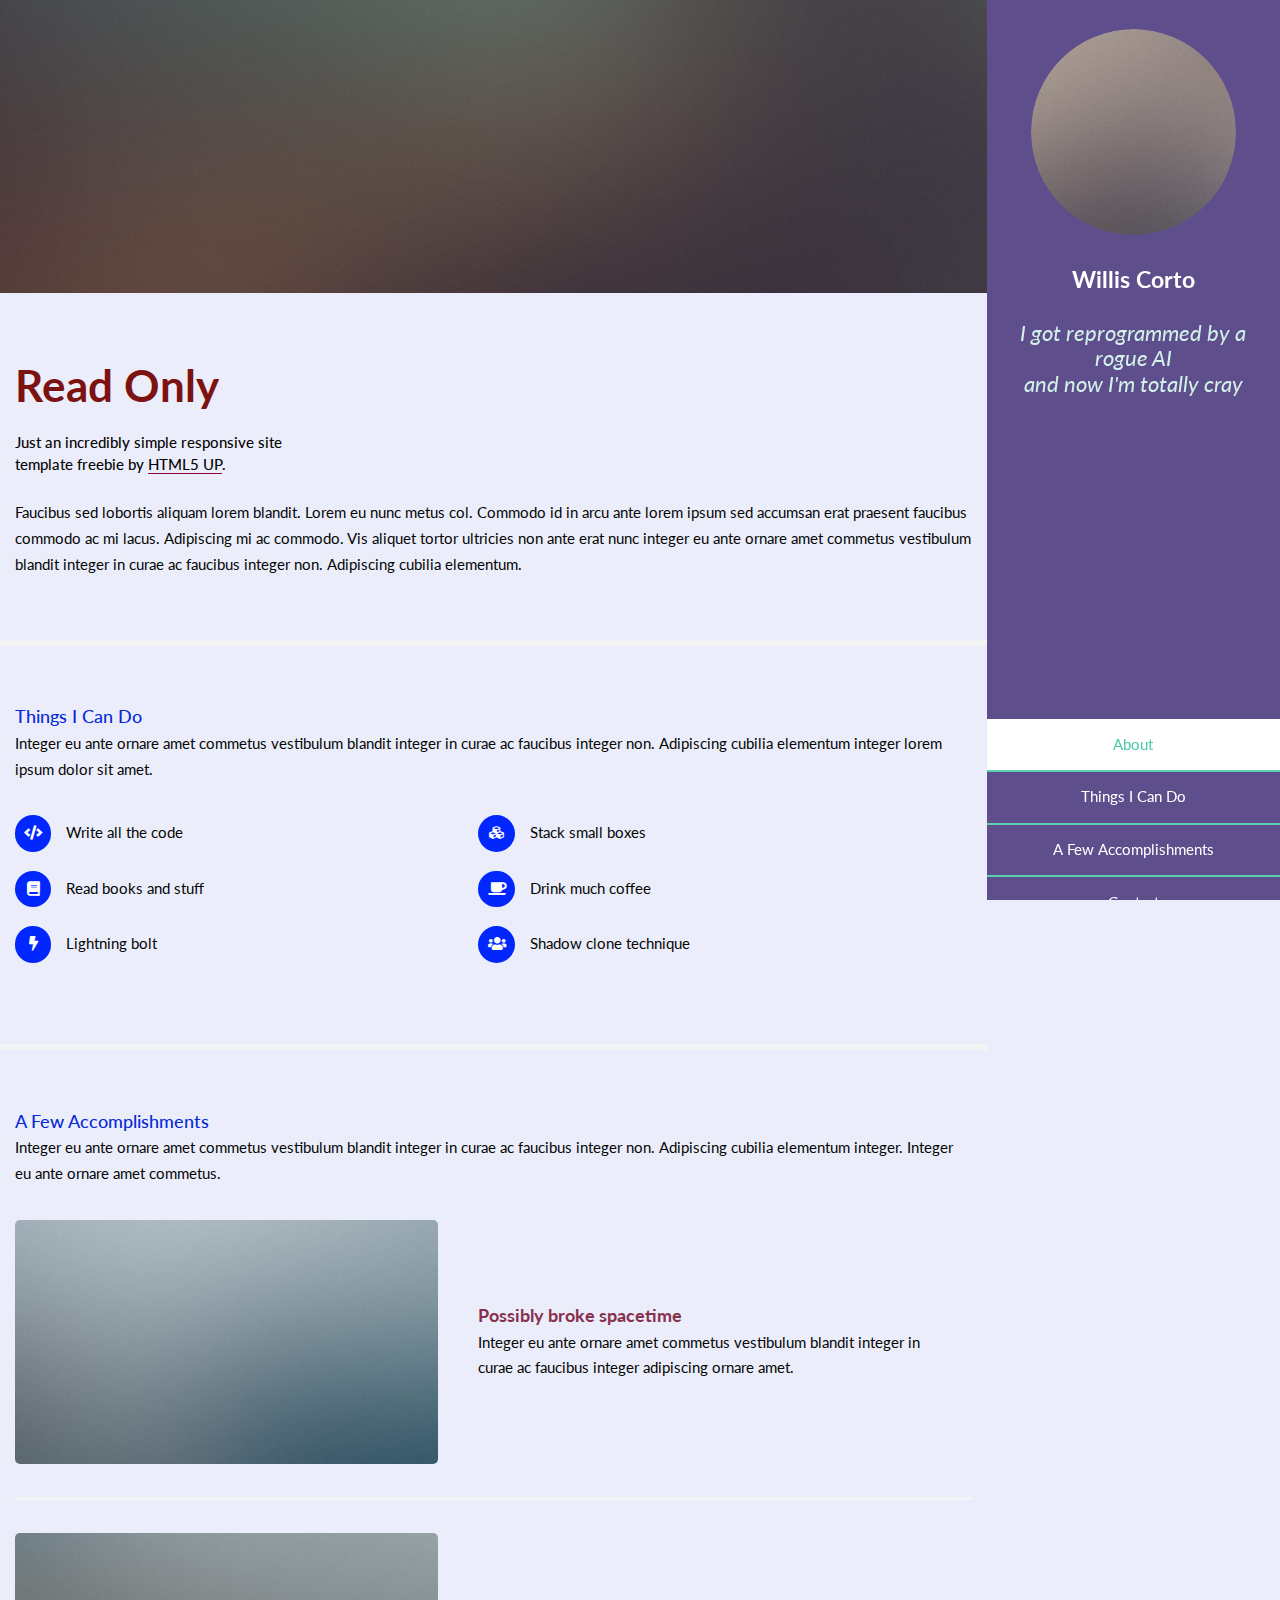
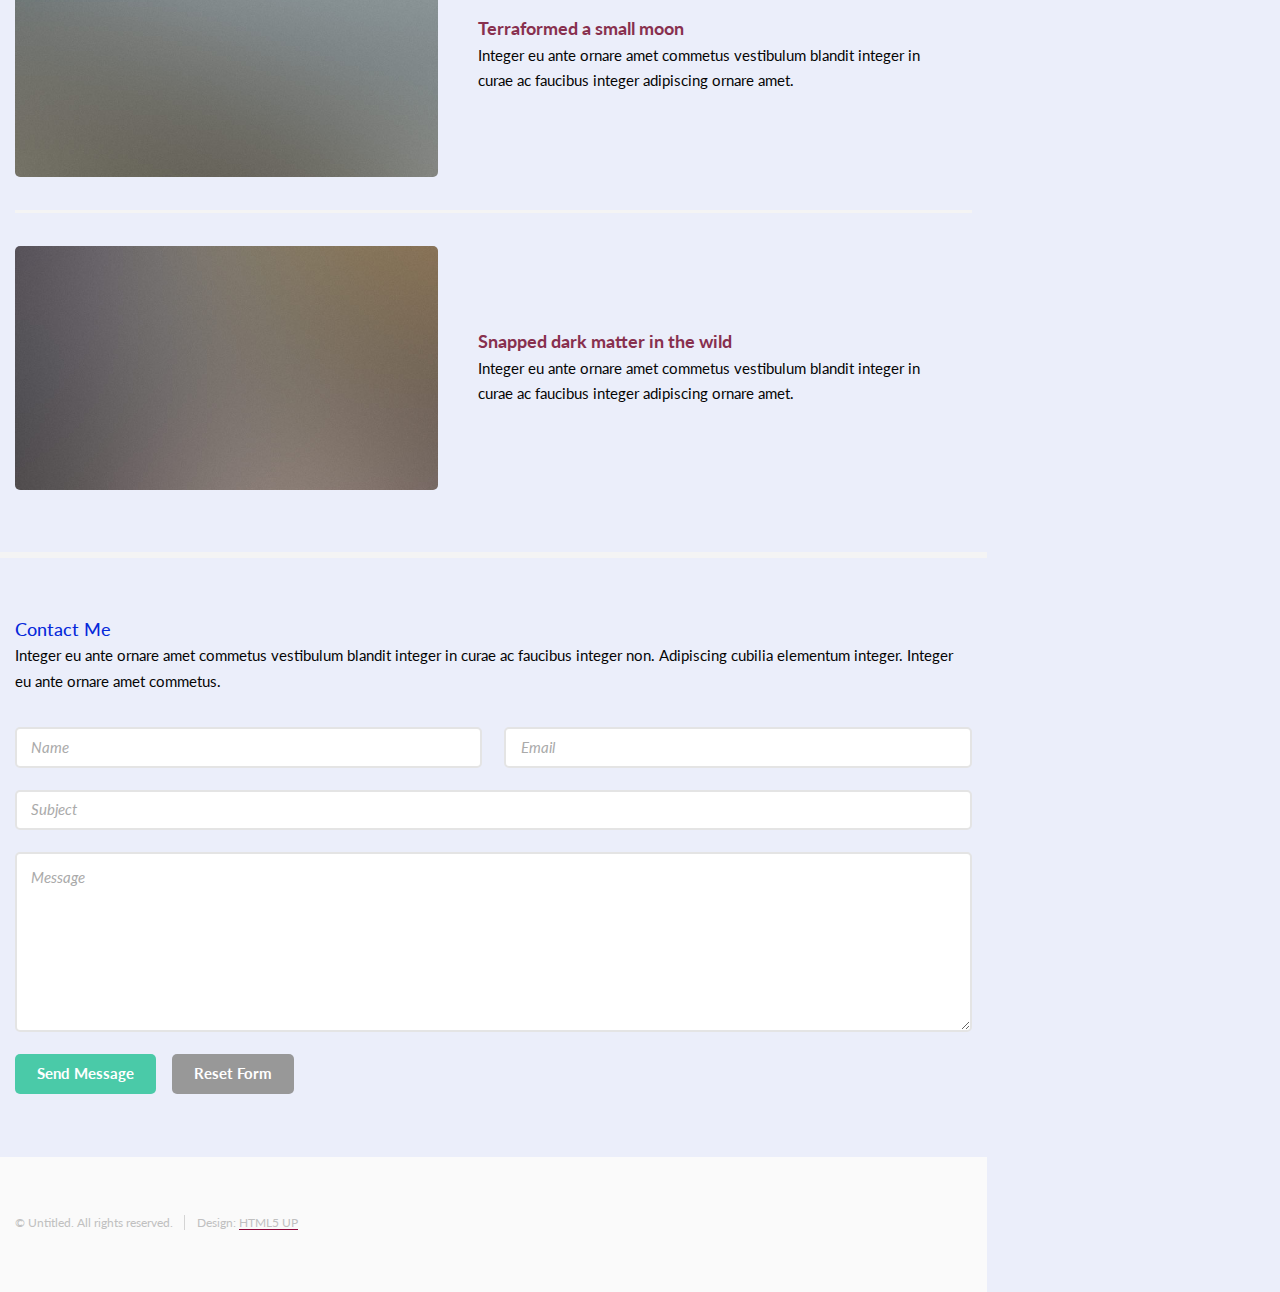
<file: index1.html>
<!DOCTYPE HTML>
<!--
	Read Only by HTML5 UP
	html5up.net | @ajlkn
	Free for personal and commercial use under the CCA 3.0 license (html5up.net/license)
-->
<html>
	<head>
		<title>Read Only by HTML5 UP</title>
		<meta charset="utf-8" />
		<meta name="viewport" content="width=device-width, initial-scale=1, user-scalable=no" />
		<link rel="stylesheet" href="assets/css/main.css" />
	</head>
	<body class="is-preload">

		<!-- Header -->
			<section id="header">
				<header>
					<span class="image avatar"><img src="images/avatar.jpg" alt="" /></span>
					<h1 id="logo"><a href="#">Willis Corto</a></h1>
					<p>I got reprogrammed by a rogue AI<br />
					and now I'm totally cray</p>
				</header>
				<nav id="nav">
					<ul>
						<li><a href="#one" class="active">About</a></li>
						<li><a href="#two">Things I Can Do</a></li>
						<li><a href="#three">A Few Accomplishments</a></li>
						<li><a href="#four">Contact</a></li>
					</ul>
				</nav>
				<footer>
					<ul class="icons">
						<li><a href="#" class="icon brands fa-twitter"><span class="label">Twitter</span></a></li>
						<li><a href="#" class="icon brands fa-facebook-f"><span class="label">Facebook</span></a></li>
						<li><a href="#" class="icon brands fa-instagram"><span class="label">Instagram</span></a></li>
						<li><a href="#" class="icon brands fa-github"><span class="label">Github</span></a></li>
						<li><a href="#" class="icon solid fa-envelope"><span class="label">Email</span></a></li>
					</ul>
				</footer>
			</section>

		<!-- Wrapper -->
			<div id="wrapper">

				<!-- Main -->
					<div id="main">

						<!-- One -->
							<section id="one">
								<div class="image main" data-position="center">
									<img src="images/banner.jpg" alt="" />
								</div>
								<div class="container">
									<header class="major">
										<h2>Read Only</h2>
										<p>Just an incredibly simple responsive site<br />
										template freebie by <a href="http://html5up.net">HTML5 UP</a>.</p>
									</header>
									<p>Faucibus sed lobortis aliquam lorem blandit. Lorem eu nunc metus col. Commodo id in arcu ante lorem ipsum sed accumsan erat praesent faucibus commodo ac mi lacus. Adipiscing mi ac commodo. Vis aliquet tortor ultricies non ante erat nunc integer eu ante ornare amet commetus vestibulum blandit integer in curae ac faucibus integer non. Adipiscing cubilia elementum.</p>
								</div>
							</section>

						<!-- Two -->
							<section id="two">
								<div class="container">
									<h3>Things I Can Do</h3>
									<p>Integer eu ante ornare amet commetus vestibulum blandit integer in curae ac faucibus integer non. Adipiscing cubilia elementum integer lorem ipsum dolor sit amet.</p>
									<ul class="feature-icons">
										<li class="icon solid fa-code">Write all the code</li>
										<li class="icon solid fa-cubes">Stack small boxes</li>
										<li class="icon solid fa-book">Read books and stuff</li>
										<li class="icon solid fa-coffee">Drink much coffee</li>
										<li class="icon solid fa-bolt">Lightning bolt</li>
										<li class="icon solid fa-users">Shadow clone technique</li>
									</ul>
								</div>
							</section>

						<!-- Three -->
							<section id="three">
								<div class="container">
									<h3>A Few Accomplishments</h3>
									<p>Integer eu ante ornare amet commetus vestibulum blandit integer in curae ac faucibus integer non. Adipiscing cubilia elementum integer. Integer eu ante ornare amet commetus.</p>
									<div class="features">
										<article>
											<a href="#" class="image"><img src="images/pic01.jpg" alt="" /></a>
											<div class="inner">
												<h4>Possibly broke spacetime</h4>
												<p>Integer eu ante ornare amet commetus vestibulum blandit integer in curae ac faucibus integer adipiscing ornare amet.</p>
											</div>
										</article>
										<article>
											<a href="#" class="image"><img src="images/pic02.jpg" alt="" /></a>
											<div class="inner">
												<h4>Terraformed a small moon</h4>
												<p>Integer eu ante ornare amet commetus vestibulum blandit integer in curae ac faucibus integer adipiscing ornare amet.</p>
											</div>
										</article>
										<article>
											<a href="#" class="image"><img src="images/pic03.jpg" alt="" /></a>
											<div class="inner">
												<h4>Snapped dark matter in the wild</h4>
												<p>Integer eu ante ornare amet commetus vestibulum blandit integer in curae ac faucibus integer adipiscing ornare amet.</p>
											</div>
										</article>
									</div>
								</div>
							</section>

						<!-- Four -->
							<section id="four">
								<div class="container">
									<h3>Contact Me</h3>
									<p>Integer eu ante ornare amet commetus vestibulum blandit integer in curae ac faucibus integer non. Adipiscing cubilia elementum integer. Integer eu ante ornare amet commetus.</p>
									<form method="post" action="#">
										<div class="row gtr-uniform">
											<div class="col-6 col-12-xsmall"><input type="text" name="name" id="name" placeholder="Name" /></div>
											<div class="col-6 col-12-xsmall"><input type="email" name="email" id="email" placeholder="Email" /></div>
											<div class="col-12"><input type="text" name="subject" id="subject" placeholder="Subject" /></div>
											<div class="col-12"><textarea name="message" id="message" placeholder="Message" rows="6"></textarea></div>
											<div class="col-12">
												<ul class="actions">
													<li><input type="submit" class="primary" value="Send Message" /></li>
													<li><input type="reset" value="Reset Form" /></li>
												</ul>
											</div>
										</div>
									</form>
								</div>
							</section>

						<!-- Five -->
						<!--
							<section id="five">
								<div class="container">
									<h3>Elements</h3>

									<section>
										<h4>Text</h4>
										<p>This is <b>bold</b> and this is <strong>strong</strong>. This is <i>italic</i> and this is <em>emphasized</em>.
										This is <sup>superscript</sup> text and this is <sub>subscript</sub> text.
										This is <u>underlined</u> and this is code: <code>for (;;) { ... }</code>. Finally, <a href="#">this is a link</a>.</p>
										<hr />
										<header>
											<h4>Heading with a Subtitle</h4>
											<p>Lorem ipsum dolor sit amet nullam id egestas urna aliquam</p>
										</header>
										<p>Nunc lacinia ante nunc ac lobortis. Interdum adipiscing gravida odio porttitor sem non mi integer non faucibus ornare mi ut ante amet placerat aliquet. Volutpat eu sed ante lacinia sapien lorem accumsan varius montes viverra nibh in adipiscing blandit tempus accumsan.</p>
										<header>
											<h5>Heading with a Subtitle</h5>
											<p>Lorem ipsum dolor sit amet nullam id egestas urna aliquam</p>
										</header>
										<p>Nunc lacinia ante nunc ac lobortis. Interdum adipiscing gravida odio porttitor sem non mi integer non faucibus ornare mi ut ante amet placerat aliquet. Volutpat eu sed ante lacinia sapien lorem accumsan varius montes viverra nibh in adipiscing blandit tempus accumsan.</p>
										<hr />
										<h2>Heading Level 2</h2>
										<h3>Heading Level 3</h3>
										<h4>Heading Level 4</h4>
										<h5>Heading Level 5</h5>
										<h6>Heading Level 6</h6>
										<hr />
										<h5>Blockquote</h5>
										<blockquote>Fringilla nisl. Donec accumsan interdum nisi, quis tincidunt felis sagittis eget tempus euismod. Vestibulum ante ipsum primis in faucibus vestibulum. Blandit adipiscing eu felis iaculis volutpat ac adipiscing accumsan faucibus. Vestibulum ante ipsum primis in faucibus lorem ipsum dolor sit amet nullam adipiscing eu felis.</blockquote>
										<h5>Preformatted</h5>
										<pre><code>i = 0;

while (!deck.isInOrder()) {
    print 'Iteration ' + i;
    deck.shuffle();
    i++;
}

print 'It took ' + i + ' iterations to sort the deck.';</code></pre>
									</section>

									<section>
										<h4>Lists</h4>
										<div class="row">
											<div class="col-6 col-12-xsmall">
												<h5>Unordered</h5>
												<ul>
													<li>Dolor pulvinar etiam magna etiam.</li>
													<li>Sagittis adipiscing lorem eleifend.</li>
													<li>Felis enim feugiat dolore viverra.</li>
												</ul>
												<h5>Alternate</h5>
												<ul class="alt">
													<li>Dolor pulvinar etiam magna etiam.</li>
													<li>Sagittis adipiscing lorem eleifend.</li>
													<li>Felis enim feugiat dolore viverra.</li>
												</ul>
											</div>
											<div class="col-6 col-12-xsmall">
												<h5>Ordered</h5>
												<ol>
													<li>Dolor pulvinar etiam magna etiam.</li>
													<li>Etiam vel felis at lorem sed viverra.</li>
													<li>Felis enim feugiat dolore viverra.</li>
													<li>Dolor pulvinar etiam magna etiam.</li>
													<li>Etiam vel felis at lorem sed viverra.</li>
													<li>Felis enim feugiat dolore viverra.</li>
												</ol>
												<h5>Icons</h5>
												<ul class="icons">
													<li><a href="#" class="icon brands fa-twitter"><span class="label">Twitter</span></a></li>
													<li><a href="#" class="icon brands fa-facebook-f"><span class="label">Facebook</span></a></li>
													<li><a href="#" class="icon brands fa-instagram"><span class="label">Instagram</span></a></li>
													<li><a href="#" class="icon brands fa-github"><span class="label">Github</span></a></li>
													<li><a href="#" class="icon brands fa-dribbble"><span class="label">Dribbble</span></a></li>
													<li><a href="#" class="icon brands fa-tumblr"><span class="label">Tumblr</span></a></li>
												</ul>
											</div>
										</div>
										<h5>Actions</h5>
										<ul class="actions">
											<li><a href="#" class="button primary">Default</a></li>
											<li><a href="#" class="button">Default</a></li>
											<li><a href="#" class="button alt">Default</a></li>
										</ul>
										<ul class="actions small">
											<li><a href="#" class="button primary small">Small</a></li>
											<li><a href="#" class="button small">Small</a></li>
											<li><a href="#" class="button alt small">Small</a></li>
										</ul>
										<div class="row">
											<div class="col-3 col-6-medium col-12-xsmall">
												<ul class="actions stacked">
													<li><a href="#" class="button primary">Default</a></li>
													<li><a href="#" class="button">Default</a></li>
													<li><a href="#" class="button alt">Default</a></li>
												</ul>
											</div>
											<div class="col-3 col-6 col-12-xsmall">
												<ul class="actions stacked">
													<li><a href="#" class="button primary small">Small</a></li>
													<li><a href="#" class="button small">Small</a></li>
													<li><a href="#" class="button alt small">Small</a></li>
												</ul>
											</div>
											<div class="col-3 col-6-medium col-12-xsmall">
												<ul class="actions stacked">
													<li><a href="#" class="button primary fit">Default</a></li>
													<li><a href="#" class="button fit">Default</a></li>
													<li><a href="#" class="button alt fit">Default</a></li>
												</ul>
											</div>
											<div class="col-3 col-6-medium col-12-xsmall">
												<ul class="actions stacked">
													<li><a href="#" class="button primary small fit">Small</a></li>
													<li><a href="#" class="button small fit">Small</a></li>
													<li><a href="#" class="button alt small fit">Small</a></li>
												</ul>
											</div>
										</div>
									</section>

									<section>
										<h4>Table</h4>
										<h5>Default</h5>
										<div class="table-wrapper">
											<table>
												<thead>
													<tr>
														<th>Name</th>
														<th>Description</th>
														<th>Price</th>
													</tr>
												</thead>
												<tbody>
													<tr>
														<td>Item One</td>
														<td>Ante turpis integer aliquet porttitor.</td>
														<td>29.99</td>
													</tr>
													<tr>
														<td>Item Two</td>
														<td>Vis ac commodo adipiscing arcu aliquet.</td>
														<td>19.99</td>
													</tr>
													<tr>
														<td>Item Three</td>
														<td> Morbi faucibus arcu accumsan lorem.</td>
														<td>29.99</td>
													</tr>
													<tr>
														<td>Item Four</td>
														<td>Vitae integer tempus condimentum.</td>
														<td>19.99</td>
													</tr>
													<tr>
														<td>Item Five</td>
														<td>Ante turpis integer aliquet porttitor.</td>
														<td>29.99</td>
													</tr>
												</tbody>
												<tfoot>
													<tr>
														<td colspan="2"></td>
														<td>100.00</td>
													</tr>
												</tfoot>
											</table>
										</div>

										<h5>Alternate</h5>
										<div class="table-wrapper">
											<table class="alt">
												<thead>
													<tr>
														<th>Name</th>
														<th>Description</th>
														<th>Price</th>
													</tr>
												</thead>
												<tbody>
													<tr>
														<td>Item One</td>
														<td>Ante turpis integer aliquet porttitor.</td>
														<td>29.99</td>
													</tr>
													<tr>
														<td>Item Two</td>
														<td>Vis ac commodo adipiscing arcu aliquet.</td>
														<td>19.99</td>
													</tr>
													<tr>
														<td>Item Three</td>
														<td> Morbi faucibus arcu accumsan lorem.</td>
														<td>29.99</td>
													</tr>
													<tr>
														<td>Item Four</td>
														<td>Vitae integer tempus condimentum.</td>
														<td>19.99</td>
													</tr>
													<tr>
														<td>Item Five</td>
														<td>Ante turpis integer aliquet porttitor.</td>
														<td>29.99</td>
													</tr>
												</tbody>
												<tfoot>
													<tr>
														<td colspan="2"></td>
														<td>100.00</td>
													</tr>
												</tfoot>
											</table>
										</div>
									</section>

									<section>
										<h4>Buttons</h4>
										<ul class="actions">
											<li><a href="#" class="button primary">Primary</a></li>
											<li><a href="#" class="button">Default</a></li>
											<li><a href="#" class="button alt">Alternate</a></li>
										</ul>
										<ul class="actions">
											<li><a href="#" class="button primary large">Large</a></li>
											<li><a href="#" class="button">Default</a></li>
											<li><a href="#" class="button alt small">Small</a></li>
										</ul>
										<ul class="actions fit">
											<li><a href="#" class="button primary fit">Fit</a></li>
											<li><a href="#" class="button fit">Fit</a></li>
											<li><a href="#" class="button alt fit">Fit</a></li>
										</ul>
										<ul class="actions fit small">
											<li><a href="#" class="button primary fit small">Fit + Small</a></li>
											<li><a href="#" class="button fit small">Fit + Small</a></li>
											<li><a href="#" class="button alt fit small">Fit + Small</a></li>
										</ul>
										<ul class="actions">
											<li><a href="#" class="button primary icon solid fa-download">Icon</a></li>
											<li><a href="#" class="button icon solid fa-download">Icon</a></li>
											<li><a href="#" class="button alt icon solid fa-check">Icon</a></li>
										</ul>
										<ul class="actions">
											<li><span class="button primary disabled">Primary</span></li>
											<li><span class="button disabled">Default</span></li>
											<li><span class="button alt disabled">Alternate</span></li>
										</ul>
									</section>

									<section>
										<h4>Form</h4>
										<form method="post" action="#">
											<div class="row gtr-uniform">
												<div class="col-6 col-12-xsmall">
													<input type="text" name="demo-name" id="demo-name" value="" placeholder="Name" />
												</div>
												<div class="col-6 col-12-xsmall">
													<input type="email" name="demo-email" id="demo-email" value="" placeholder="Email" />
												</div>
												<div class="col-12">
													<select name="demo-category" id="demo-category">
														<option value="">- Category -</option>
														<option value="1">Manufacturing</option>
														<option value="1">Shipping</option>
														<option value="1">Administration</option>
														<option value="1">Human Resources</option>
													</select>
												</div>
												<div class="col-4 col-12-medium">
													<input type="radio" id="demo-priority-low" name="demo-priority" checked>
													<label for="demo-priority-low">Low Priority</label>
												</div>
												<div class="col-4 col-12-medium">
													<input type="radio" id="demo-priority-normal" name="demo-priority">
													<label for="demo-priority-normal">Normal Priority</label>
												</div>
												<div class="col-4 col-12-medium">
													<input type="radio" id="demo-priority-high" name="demo-priority">
													<label for="demo-priority-high">High Priority</label>
												</div>
												<div class="col-6 col-12-medium">
													<input type="checkbox" id="demo-copy" name="demo-copy">
													<label for="demo-copy">Email me a copy of this message</label>
												</div>
												<div class="col-6 col-12-medium">
													<input type="checkbox" id="demo-human" name="demo-human" checked>
													<label for="demo-human">I am a human and not a robot</label>
												</div>
												<div class="col-12">
													<textarea name="demo-message" id="demo-message" placeholder="Enter your message" rows="6"></textarea>
												</div>
												<div class="col-12">
													<ul class="actions">
														<li><input type="submit" value="Send Message" /></li>
														<li><input type="reset" value="Reset" class="alt" /></li>
													</ul>
												</div>
											</div>
										</form>
									</section>

									<section>
										<h4>Image</h4>
										<h5>Fit</h5>
										<span class="image fit"><img src="images/banner.jpg" alt="" /></span>
										<div class="box alt">
											<div class="row gtr-50 gtr-uniform">
												<div class="col-4"><span class="image fit"><img src="images/pic01.jpg" alt="" /></span></div>
												<div class="col-4"><span class="image fit"><img src="images/pic02.jpg" alt="" /></span></div>
												<div class="col-4"><span class="image fit"><img src="images/pic03.jpg" alt="" /></span></div>
												<div class="col-4"><span class="image fit"><img src="images/pic02.jpg" alt="" /></span></div>
												<div class="col-4"><span class="image fit"><img src="images/pic03.jpg" alt="" /></span></div>
												<div class="col-4"><span class="image fit"><img src="images/pic01.jpg" alt="" /></span></div>
												<div class="col-4"><span class="image fit"><img src="images/pic03.jpg" alt="" /></span></div>
												<div class="col-4"><span class="image fit"><img src="images/pic01.jpg" alt="" /></span></div>
												<div class="col-4"><span class="image fit"><img src="images/pic02.jpg" alt="" /></span></div>
											</div>
										</div>
										<h5>Left &amp; Right</h5>
										<p><span class="image left"><img src="images/avatar.jpg" alt="" /></span>Fringilla nisl. Donec accumsan interdum nisi, quis tincidunt felis sagittis eget. tempus euismod. Vestibulum ante ipsum primis in faucibus vestibulum. Blandit adipiscing eu felis iaculis volutpat ac adipiscing accumsan eu faucibus. Integer ac pellentesque praesent tincidunt felis sagittis eget. tempus euismod. Vestibulum ante ipsum primis in faucibus vestibulum. Blandit adipiscing eu felis iaculis volutpat ac adipiscing accumsan eu faucibus. Integer ac pellentesque praesent. Donec accumsan interdum nisi, quis tincidunt felis sagittis eget. tempus euismod. Vestibulum ante ipsum primis in faucibus vestibulum. Blandit adipiscing eu felis iaculis volutpat ac adipiscing accumsan eu faucibus. Integer ac pellentesque praesent tincidunt felis sagittis eget. tempus euismod. Vestibulum ante ipsum primis in faucibus vestibulum. Blandit adipiscing eu felis iaculis volutpat ac adipiscing accumsan eu faucibus. Integer ac pellentesque praesent.</p>
										<p><span class="image right"><img src="images/avatar.jpg" alt="" /></span>Fringilla nisl. Donec accumsan interdum nisi, quis tincidunt felis sagittis eget. tempus euismod. Vestibulum ante ipsum primis in faucibus vestibulum. Blandit adipiscing eu felis iaculis volutpat ac adipiscing accumsan eu faucibus. Integer ac pellentesque praesent tincidunt felis sagittis eget. tempus euismod. Vestibulum ante ipsum primis in faucibus vestibulum. Blandit adipiscing eu felis iaculis volutpat ac adipiscing accumsan eu faucibus. Integer ac pellentesque praesent. Donec accumsan interdum nisi, quis tincidunt felis sagittis eget. tempus euismod. Vestibulum ante ipsum primis in faucibus vestibulum. Blandit adipiscing eu felis iaculis volutpat ac adipiscing accumsan eu faucibus. Integer ac pellentesque praesent tincidunt felis sagittis eget. tempus euismod. Vestibulum ante ipsum primis in faucibus vestibulum. Blandit adipiscing eu felis iaculis volutpat ac adipiscing accumsan eu faucibus. Integer ac pellentesque praesent.</p>
									</section>

								</div>
							</section>
						-->

					</div>

				<!-- Footer -->
					<section id="footer">
						<div class="container">
							<ul class="copyright">
								<li>&copy; Untitled. All rights reserved.</li><li>Design: <a href="http://html5up.net">HTML5 UP</a></li>
							</ul>
						</div>
					</section>

			</div>

		<!-- Scripts -->
			<script src="assets/js/jquery.min.js"></script>
			<script src="assets/js/jquery.scrollex.min.js"></script>
			<script src="assets/js/jquery.scrolly.min.js"></script>
			<script src="assets/js/browser.min.js"></script>
			<script src="assets/js/breakpoints.min.js"></script>
			<script src="assets/js/util.js"></script>
			<script src="assets/js/main.js"></script>

	</body>
</html>
</file>
<file: assets/css/main.css>
@import url("fontawesome-all.min.css");
@import url("https://fonts.googleapis.com/css?family=Lato:400,400italic,700,700italic|Source+Code+Pro:400");

/*
	Read Only by HTML5 UP
	html5up.net | @ajlkn
	Free for personal and commercial use under the CCA 3.0 license (html5up.net/license)
*/

/* Use / Style Purpose	Color Name (Friendly)	Hex Code	RGB
Primary Accent / Buttons	Vibrant Red	#F7374F	rgb(247, 55, 79)
Section Titles / Borders	Deep Plum	#88304E	rgb(136, 48, 78)
Headers / Background Accent	Eggplant Purple	#522546	rgb(82, 37, 70)
Text / Body Font	Rich Dark Gray	#2C2C2C	rgb(44, 44, 44) */

html, body, div, span, applet, object,
iframe, h1, h2, h3, h4, h5, h6, p, blockquote,
pre, a, abbr, acronym, address, big, cite,
code, del, dfn, em, img, ins, kbd, q, s, samp,
small, strike, strong, sub, sup, tt, var, b,
u, i, center, dl, dt, dd, ol, ul, li, fieldset,
form, label, legend, table, caption, tbody,
tfoot, thead, tr, th, td, article, aside,
canvas, details, embed, figure, figcaption,
footer, header, hgroup, menu, nav, output, ruby,
section, summary, time, mark, audio, video {
	margin: 0;
	padding: 0;
	border: 0;
	font-size: 100%;
	font: inherit;
	vertical-align: baseline;}

article, aside, details, figcaption, figure,
footer, header, hgroup, menu, nav, section {
	display: block;}

body {
	line-height: 1;
}

ol, ul {
	list-style: none;
}

blockquote, q {
	quotes: none;
}

	blockquote:before, blockquote:after, q:before, q:after {
		content: '';
		content: none;
	}

table {
	border-collapse: collapse;
	border-spacing: 0;
}

body {
	-webkit-text-size-adjust: none;
}

mark {
	background-color: transparent;
	color: inherit;
}

input::-moz-focus-inner {
	border: 0;
	padding: 0;
}

input, select, textarea {
	-moz-appearance: none;
	-webkit-appearance: none;
	-ms-appearance: none;
	appearance: none;
}

/* Basic */

	html {
		box-sizing: border-box;
	}

	*, *:before, *:after {
		box-sizing: inherit;
	}

	body {
		background: #e0e6f5;
	}

		body.is-preload *, body.is-preload *:before, body.is-preload *:after {
			-moz-animation: none !important;
			-webkit-animation: none !important;
			-ms-animation: none !important;
			animation: none !important;
			-moz-transition: none !important;
			-webkit-transition: none !important;
			-ms-transition: none !important;
			transition: none !important;
		}

	body, input, select, textarea {
		color: #050505;
		font-family: "Lato", sans-serif;
		font-size: 16pt;
		font-weight: 400;
		line-height: 1.75em;
	}

	a {
		-moz-transition: color 0.2s ease-in-out, border-color 0.2s ease-in-out;
		-webkit-transition: color 0.2s ease-in-out, border-color 0.2s ease-in-out;
		-ms-transition: color 0.2s ease-in-out, border-color 0.2s ease-in-out;
		transition: color 0.2s ease-in-out, border-color 0.2s ease-in-out;
		border-bottom: solid 1px #91093b;
		color: inherit;
		text-decoration: none;
	}

		a:hover {
			border-bottom-color: transparent;
			color: #3a1e5ad9 !important;  
		}

	strong, b {
		color: #0533b1;
		font-weight: 700;
	}

	em, i {
		font-style: italic;
	}

	p {
		margin: 0 0 2.25em 0;
	}

	h1, h2, h5, h6 {
		color: #88304E;
		font-weight: 700;
		line-height: 1em;
		margin: 0 0 0.5625em 0;
	}
	h3 {
		color: rgb(6, 41, 218); /* or any other color you want */
		font-weight: 500;
	  }

	h4 {
	color: #88304E; /* or any other color you want */
	font-weight: 700;
	}

		h1 a, h2 a, h3 a, h4 a, h5 a, h6 a {
			border: 0;
			color: inherit;
			text-decoration: none;
		}

	h2 {
		font-size: 1.5em;
		line-height: 1.5em;
	}

	h3 {
		font-size: 1.2em;
		line-height: 1.5em;
	}

	h4 {
		font-size: 1.25em;
		line-height: 1.5em;
	}

	h5 {
		font-size: 0.9em;
		line-height: 1.5em;
	}

	h6 {
		font-size: 0.7em;
		line-height: 1.5em;
	}

	sub {
		font-size: 0.8em;
		position: relative;
		top: 0.5em;
	}

	sup {
		font-size: 0.8em;
		position: relative;
		top: -0.5em;
	}

	hr {
		border: 0;
		border-bottom: solid 2px #dae0fb;
		margin: 2.25em 0;
	}

		hr.major {
			margin: 3.375em 0;
		}

	blockquote {
		border-left: solid 8px #e4e4e4;
		font-style: italic;
		margin: 0 0 2.25em 0;
		padding: 0.5em 0 0.5em 2em;
	}

	/* code {
		background: #555;
		border-radius: 5px;
		color: #fff;
		font-family: "Source Code Pro", monospace;
		font-size: 0.9em;
		margin: 0 0.25em;
		padding: 0.25em 0.65em;
	} */

	pre {
		font-family: "Source Code Pro", monospace;
		font-size: 0.9em;
		margin: 0 0 2.25em 0;
	}

		pre code {
			-webkit-overflow-scrolling: touch;
			display: block;
			line-height: 1.5em;
			overflow-x: auto;
			padding: 1em 1.5em;
		}

	.align-left {
		text-align: left;
	}

	.align-center {
		text-align: center;
	}

	.align-right {
		text-align: right;
	}

/* Row */

	.row {
		display: flex;
		flex-wrap: wrap;
		box-sizing: border-box;
		align-items: stretch;
	}

		.row > * {
			box-sizing: border-box;
		}

		.row.gtr-uniform > * > :last-child {
			margin-bottom: 0;
		}

		.row.aln-left {
			justify-content: flex-start;
		}

		.row.aln-center {
			justify-content: center;
		}

		.row.aln-right {
			justify-content: flex-end;
		}

		.row.aln-top {
			align-items: flex-start;
		}

		.row.aln-middle {
			align-items: center;
		}

		.row.aln-bottom {
			align-items: flex-end;
		}

		.row > .imp {
			order: -1;
		}

		.row > .col-1 {
			width: 8.33333%;
		}

		.row > .off-1 {
			margin-left: 8.33333%;
		}

		.row > .col-2 {
			width: 16.66667%;
		}

		.row > .off-2 {
			margin-left: 16.66667%;
		}

		.row > .col-3 {
			width: 25%;
		}

		.row > .off-3 {
			margin-left: 25%;
		}

		.row > .col-4 {
			width: 33.33333%;
		}

		.row > .off-4 {
			margin-left: 33.33333%;
		}

		.row > .col-5 {
			width: 41.66667%;
		}

		.row > .off-5 {
			margin-left: 41.66667%;
		}

		.row > .col-6 {
			width: 50%;
		}

		.row > .off-6 {
			margin-left: 50%;
		}

		.row > .col-7 {
			width: 58.33333%;
		}

		.row > .off-7 {
			margin-left: 58.33333%;
		}

		.row > .col-8 {
			width: 66.66667%;
		}

		.row > .off-8 {
			margin-left: 66.66667%;
		}

		.row > .col-9 {
			width: 75%;
		}

		.row > .off-9 {
			margin-left: 75%;
		}

		.row > .col-10 {
			width: 83.33333%;
		}

		.row > .off-10 {
			margin-left: 83.33333%;
		}

		.row > .col-11 {
			width: 91.66667%;
		}

		.row > .off-11 {
			margin-left: 91.66667%;
		}

		.row > .col-12 {
			width: 100%;
		}

		.row > .off-12 {
			margin-left: 100%;
		}

		.row.gtr-0 {
			margin-top: 0;
			margin-left: 0em;
		}

			.row.gtr-0 > * {
				padding: 0 0 0 0em;
			}

			.row.gtr-0.gtr-uniform {
				margin-top: 0em;
			}

				.row.gtr-0.gtr-uniform > * {
					padding-top: 0em;
				}

		.row.gtr-25 {
			margin-top: 0;
			margin-left: -0.5em;
		}

			.row.gtr-25 > * {
				padding: 0 0 0 0.5em;
			}

			.row.gtr-25.gtr-uniform {
				margin-top: -0.5em;
			}

				.row.gtr-25.gtr-uniform > * {
					padding-top: 0.5em;
				}

		.row.gtr-50 {
			margin-top: 0;
			margin-left: -1em;
		}

			.row.gtr-50 > * {
				padding: 0 0 0 1em;
			}

			.row.gtr-50.gtr-uniform {
				margin-top: -1em;
			}

				.row.gtr-50.gtr-uniform > * {
					padding-top: 1em;
				}

		.row {
			margin-top: 0;
			margin-left: -2em;
		}

			.row > * {
				padding: 0 0 0 2em;
			}

			.row.gtr-uniform {
				margin-top: -2em;
			}

				.row.gtr-uniform > * {
					padding-top: 2em;
				}

		.row.gtr-150 {
			margin-top: 0;
			margin-left: -3em;
		}

			.row.gtr-150 > * {
				padding: 0 0 0 3em;
			}

			.row.gtr-150.gtr-uniform {
				margin-top: -3em;
			}

				.row.gtr-150.gtr-uniform > * {
					padding-top: 3em;
				}

		.row.gtr-200 {
			margin-top: 0;
			margin-left: -4em;
		}

			.row.gtr-200 > * {
				padding: 0 0 0 4em;
			}

			.row.gtr-200.gtr-uniform {
				margin-top: -4em;
			}

				.row.gtr-200.gtr-uniform > * {
					padding-top: 4em;
				}

		@media screen and (max-width: 1680px) {

			.row {
				display: flex;
				flex-wrap: wrap;
				box-sizing: border-box;
				align-items: stretch;
			}

				.row > * {
					box-sizing: border-box;
				}

				.row.gtr-uniform > * > :last-child {
					margin-bottom: 0;
				}

				.row.aln-left {
					justify-content: flex-start;
				}

				.row.aln-center {
					justify-content: center;
				}

				.row.aln-right {
					justify-content: flex-end;
				}

				.row.aln-top {
					align-items: flex-start;
				}

				.row.aln-middle {
					align-items: center;
				}

				.row.aln-bottom {
					align-items: flex-end;
				}

				.row > .imp-xlarge {
					order: -1;
				}

				.row > .col-1-xlarge {
					width: 8.33333%;
				}

				.row > .off-1-xlarge {
					margin-left: 8.33333%;
				}

				.row > .col-2-xlarge {
					width: 16.66667%;
				}

				.row > .off-2-xlarge {
					margin-left: 16.66667%;
				}

				.row > .col-3-xlarge {
					width: 25%;
				}

				.row > .off-3-xlarge {
					margin-left: 25%;
				}

				.row > .col-4-xlarge {
					width: 33.33333%;
				}

				.row > .off-4-xlarge {
					margin-left: 33.33333%;
				}

				.row > .col-5-xlarge {
					width: 41.66667%;
				}

				.row > .off-5-xlarge {
					margin-left: 41.66667%;
				}

				.row > .col-6-xlarge {
					width: 50%;
				}

				.row > .off-6-xlarge {
					margin-left: 50%;
				}

				.row > .col-7-xlarge {
					width: 58.33333%;
				}

				.row > .off-7-xlarge {
					margin-left: 58.33333%;
				}

				.row > .col-8-xlarge {
					width: 66.66667%;
				}

				.row > .off-8-xlarge {
					margin-left: 66.66667%;
				}

				.row > .col-9-xlarge {
					width: 75%;
				}

				.row > .off-9-xlarge {
					margin-left: 75%;
				}

				.row > .col-10-xlarge {
					width: 83.33333%;
				}

				.row > .off-10-xlarge {
					margin-left: 83.33333%;
				}

				.row > .col-11-xlarge {
					width: 91.66667%;
				}

				.row > .off-11-xlarge {
					margin-left: 91.66667%;
				}

				.row > .col-12-xlarge {
					width: 100%;
				}

				.row > .off-12-xlarge {
					margin-left: 100%;
				}

				.row.gtr-0 {
					margin-top: 0;
					margin-left: 0em;
				}

					.row.gtr-0 > * {
						padding: 0 0 0 0em;
					}

					.row.gtr-0.gtr-uniform {
						margin-top: 0em;
					}

						.row.gtr-0.gtr-uniform > * {
							padding-top: 0em;
						}

				.row.gtr-25 {
					margin-top: 0;
					margin-left: -0.5em;
				}

					.row.gtr-25 > * {
						padding: 0 0 0 0.5em;
					}

					.row.gtr-25.gtr-uniform {
						margin-top: -0.5em;
					}

						.row.gtr-25.gtr-uniform > * {
							padding-top: 0.5em;
						}

				.row.gtr-50 {
					margin-top: 0;
					margin-left: -1em;
				}

					.row.gtr-50 > * {
						padding: 0 0 0 1em;
					}

					.row.gtr-50.gtr-uniform {
						margin-top: -1em;
					}

						.row.gtr-50.gtr-uniform > * {
							padding-top: 1em;
						}

				.row {
					margin-top: 0;
					margin-left: -2em;
				}

					.row > * {
						padding: 0 0 0 2em;
					}

					.row.gtr-uniform {
						margin-top: -2em;
					}

						.row.gtr-uniform > * {
							padding-top: 2em;
						}

				.row.gtr-150 {
					margin-top: 0;
					margin-left: -3em;
				}

					.row.gtr-150 > * {
						padding: 0 0 0 3em;
					}

					.row.gtr-150.gtr-uniform {
						margin-top: -3em;
					}

						.row.gtr-150.gtr-uniform > * {
							padding-top: 3em;
						}

				.row.gtr-200 {
					margin-top: 0;
					margin-left: -4em;
				}

					.row.gtr-200 > * {
						padding: 0 0 0 4em;
					}

					.row.gtr-200.gtr-uniform {
						margin-top: -4em;
					}

						.row.gtr-200.gtr-uniform > * {
							padding-top: 4em;
						}

		}

		@media screen and (max-width: 1280px) {

			.row {
				display: flex;
				flex-wrap: wrap;
				box-sizing: border-box;
				align-items: stretch;
			}

				.row > * {
					box-sizing: border-box;
				}

				.row.gtr-uniform > * > :last-child {
					margin-bottom: 0;
				}

				.row.aln-left {
					justify-content: flex-start;
				}

				.row.aln-center {
					justify-content: center;
				}

				.row.aln-right {
					justify-content: flex-end;
				}

				.row.aln-top {
					align-items: flex-start;
				}

				.row.aln-middle {
					align-items: center;
				}

				.row.aln-bottom {
					align-items: flex-end;
				}

				.row > .imp-large {
					order: -1;
				}

				.row > .col-1-large {
					width: 8.33333%;
				}

				.row > .off-1-large {
					margin-left: 8.33333%;
				}

				.row > .col-2-large {
					width: 16.66667%;
				}

				.row > .off-2-large {
					margin-left: 16.66667%;
				}

				.row > .col-3-large {
					width: 25%;
				}

				.row > .off-3-large {
					margin-left: 25%;
				}

				.row > .col-4-large {
					width: 33.33333%;
				}

				.row > .off-4-large {
					margin-left: 33.33333%;
				}

				.row > .col-5-large {
					width: 41.66667%;
				}

				.row > .off-5-large {
					margin-left: 41.66667%;
				}

				.row > .col-6-large {
					width: 50%;
				}

				.row > .off-6-large {
					margin-left: 50%;
				}

				.row > .col-7-large {
					width: 58.33333%;
				}

				.row > .off-7-large {
					margin-left: 58.33333%;
				}

				.row > .col-8-large {
					width: 66.66667%;
				}

				.row > .off-8-large {
					margin-left: 66.66667%;
				}

				.row > .col-9-large {
					width: 75%;
				}

				.row > .off-9-large {
					margin-left: 75%;
				}

				.row > .col-10-large {
					width: 83.33333%;
				}

				.row > .off-10-large {
					margin-left: 83.33333%;
				}

				.row > .col-11-large {
					width: 91.66667%;
				}

				.row > .off-11-large {
					margin-left: 91.66667%;
				}

				.row > .col-12-large {
					width: 100%;
				}

				.row > .off-12-large {
					margin-left: 100%;
				}

				.row.gtr-0 {
					margin-top: 0;
					margin-left: 0em;
				}

					.row.gtr-0 > * {
						padding: 0 0 0 0em;
					}

					.row.gtr-0.gtr-uniform {
						margin-top: 0em;
					}

						.row.gtr-0.gtr-uniform > * {
							padding-top: 0em;
						}

				.row.gtr-25 {
					margin-top: 0;
					margin-left: -0.375em;
				}

					.row.gtr-25 > * {
						padding: 0 0 0 0.375em;
					}

					.row.gtr-25.gtr-uniform {
						margin-top: -0.375em;
					}

						.row.gtr-25.gtr-uniform > * {
							padding-top: 0.375em;
						}

				.row.gtr-50 {
					margin-top: 0;
					margin-left: -0.75em;
				}

					.row.gtr-50 > * {
						padding: 0 0 0 0.75em;
					}

					.row.gtr-50.gtr-uniform {
						margin-top: -0.75em;
					}

						.row.gtr-50.gtr-uniform > * {
							padding-top: 0.75em;
						}

				.row {
					margin-top: 0;
					margin-left: -1.5em;
				}

					.row > * {
						padding: 0 0 0 1.5em;
					}

					.row.gtr-uniform {
						margin-top: -1.5em;
					}

						.row.gtr-uniform > * {
							padding-top: 1.5em;
						}

				.row.gtr-150 {
					margin-top: 0;
					margin-left: -2.25em;
				}

					.row.gtr-150 > * {
						padding: 0 0 0 2.25em;
					}

					.row.gtr-150.gtr-uniform {
						margin-top: -2.25em;
					}

						.row.gtr-150.gtr-uniform > * {
							padding-top: 2.25em;
						}

				.row.gtr-200 {
					margin-top: 0;
					margin-left: -3em;
				}

					.row.gtr-200 > * {
						padding: 0 0 0 3em;
					}

					.row.gtr-200.gtr-uniform {
						margin-top: -3em;
					}

						.row.gtr-200.gtr-uniform > * {
							padding-top: 3em;
						}

		}

		@media screen and (max-width: 1024px) {

			.row {
				display: flex;
				flex-wrap: wrap;
				box-sizing: border-box;
				align-items: stretch;
			}

				.row > * {
					box-sizing: border-box;
				}

				.row.gtr-uniform > * > :last-child {
					margin-bottom: 0;
				}

				.row.aln-left {
					justify-content: flex-start;
				}

				.row.aln-center {
					justify-content: center;
				}

				.row.aln-right {
					justify-content: flex-end;
				}

				.row.aln-top {
					align-items: flex-start;
				}

				.row.aln-middle {
					align-items: center;
				}

				.row.aln-bottom {
					align-items: flex-end;
				}

				.row > .imp-medium {
					order: -1;
				}

				.row > .col-1-medium {
					width: 8.33333%;
				}

				.row > .off-1-medium {
					margin-left: 8.33333%;
				}

				.row > .col-2-medium {
					width: 16.66667%;
				}

				.row > .off-2-medium {
					margin-left: 16.66667%;
				}

				.row > .col-3-medium {
					width: 25%;
				}

				.row > .off-3-medium {
					margin-left: 25%;
				}

				.row > .col-4-medium {
					width: 33.33333%;
				}

				.row > .off-4-medium {
					margin-left: 33.33333%;
				}

				.row > .col-5-medium {
					width: 41.66667%;
				}

				.row > .off-5-medium {
					margin-left: 41.66667%;
				}

				.row > .col-6-medium {
					width: 50%;
				}

				.row > .off-6-medium {
					margin-left: 50%;
				}

				.row > .col-7-medium {
					width: 58.33333%;
				}

				.row > .off-7-medium {
					margin-left: 58.33333%;
				}

				.row > .col-8-medium {
					width: 66.66667%;
				}

				.row > .off-8-medium {
					margin-left: 66.66667%;
				}

				.row > .col-9-medium {
					width: 75%;
				}

				.row > .off-9-medium {
					margin-left: 75%;
				}

				.row > .col-10-medium {
					width: 83.33333%;
				}

				.row > .off-10-medium {
					margin-left: 83.33333%;
				}

				.row > .col-11-medium {
					width: 91.66667%;
				}

				.row > .off-11-medium {
					margin-left: 91.66667%;
				}

				.row > .col-12-medium {
					width: 100%;
				}

				.row > .off-12-medium {
					margin-left: 100%;
				}

				.row.gtr-0 {
					margin-top: 0;
					margin-left: 0em;
				}

					.row.gtr-0 > * {
						padding: 0 0 0 0em;
					}

					.row.gtr-0.gtr-uniform {
						margin-top: 0em;
					}

						.row.gtr-0.gtr-uniform > * {
							padding-top: 0em;
						}

				.row.gtr-25 {
					margin-top: 0;
					margin-left: -0.375em;
				}

					.row.gtr-25 > * {
						padding: 0 0 0 0.375em;
					}

					.row.gtr-25.gtr-uniform {
						margin-top: -0.375em;
					}

						.row.gtr-25.gtr-uniform > * {
							padding-top: 0.375em;
						}

				.row.gtr-50 {
					margin-top: 0;
					margin-left: -0.75em;
				}

					.row.gtr-50 > * {
						padding: 0 0 0 0.75em;
					}

					.row.gtr-50.gtr-uniform {
						margin-top: -0.75em;
					}

						.row.gtr-50.gtr-uniform > * {
							padding-top: 0.75em;
						}

				.row {
					margin-top: 0;
					margin-left: -1.5em;
				}

					.row > * {
						padding: 0 0 0 1.5em;
					}

					.row.gtr-uniform {
						margin-top: -1.5em;
					}

						.row.gtr-uniform > * {
							padding-top: 1.5em;
						}

				.row.gtr-150 {
					margin-top: 0;
					margin-left: -2.25em;
				}

					.row.gtr-150 > * {
						padding: 0 0 0 2.25em;
					}

					.row.gtr-150.gtr-uniform {
						margin-top: -2.25em;
					}

						.row.gtr-150.gtr-uniform > * {
							padding-top: 2.25em;
						}

				.row.gtr-200 {
					margin-top: 0;
					margin-left: -3em;
				}

					.row.gtr-200 > * {
						padding: 0 0 0 3em;
					}

					.row.gtr-200.gtr-uniform {
						margin-top: -3em;
					}

						.row.gtr-200.gtr-uniform > * {
							padding-top: 3em;
						}

		}

		@media screen and (max-width: 736px) {

			.row {
				display: flex;
				flex-wrap: wrap;
				box-sizing: border-box;
				align-items: stretch;
			}

				.row > * {
					box-sizing: border-box;
				}

				.row.gtr-uniform > * > :last-child {
					margin-bottom: 0;
				}

				.row.aln-left {
					justify-content: flex-start;
				}

				.row.aln-center {
					justify-content: center;
				}

				.row.aln-right {
					justify-content: flex-end;
				}

				.row.aln-top {
					align-items: flex-start;
				}

				.row.aln-middle {
					align-items: center;
				}

				.row.aln-bottom {
					align-items: flex-end;
				}

				.row > .imp-small {
					order: -1;
				}

				.row > .col-1-small {
					width: 8.33333%;
				}

				.row > .off-1-small {
					margin-left: 8.33333%;
				}

				.row > .col-2-small {
					width: 16.66667%;
				}

				.row > .off-2-small {
					margin-left: 16.66667%;
				}

				.row > .col-3-small {
					width: 25%;
				}

				.row > .off-3-small {
					margin-left: 25%;
				}

				.row > .col-4-small {
					width: 33.33333%;
				}

				.row > .off-4-small {
					margin-left: 33.33333%;
				}

				.row > .col-5-small {
					width: 41.66667%;
				}

				.row > .off-5-small {
					margin-left: 41.66667%;
				}

				.row > .col-6-small {
					width: 50%;
				}

				.row > .off-6-small {
					margin-left: 50%;
				}

				.row > .col-7-small {
					width: 58.33333%;
				}

				.row > .off-7-small {
					margin-left: 58.33333%;
				}

				.row > .col-8-small {
					width: 66.66667%;
				}

				.row > .off-8-small {
					margin-left: 66.66667%;
				}

				.row > .col-9-small {
					width: 75%;
				}

				.row > .off-9-small {
					margin-left: 75%;
				}

				.row > .col-10-small {
					width: 83.33333%;
				}

				.row > .off-10-small {
					margin-left: 83.33333%;
				}

				.row > .col-11-small {
					width: 91.66667%;
				}

				.row > .off-11-small {
					margin-left: 91.66667%;
				}

				.row > .col-12-small {
					width: 100%;
				}

				.row > .off-12-small {
					margin-left: 100%;
				}

				.row.gtr-0 {
					margin-top: 0;
					margin-left: 0em;
				}

					.row.gtr-0 > * {
						padding: 0 0 0 0em;
					}

					.row.gtr-0.gtr-uniform {
						margin-top: 0em;
					}

						.row.gtr-0.gtr-uniform > * {
							padding-top: 0em;
						}

				.row.gtr-25 {
					margin-top: 0;
					margin-left: -0.3125em;
				}

					.row.gtr-25 > * {
						padding: 0 0 0 0.3125em;
					}

					.row.gtr-25.gtr-uniform {
						margin-top: -0.3125em;
					}

						.row.gtr-25.gtr-uniform > * {
							padding-top: 0.3125em;
						}

				.row.gtr-50 {
					margin-top: 0;
					margin-left: -0.625em;
				}

					.row.gtr-50 > * {
						padding: 0 0 0 0.625em;
					}

					.row.gtr-50.gtr-uniform {
						margin-top: -0.625em;
					}

						.row.gtr-50.gtr-uniform > * {
							padding-top: 0.625em;
						}

				.row {
					margin-top: 0;
					margin-left: -1.25em;
				}

					.row > * {
						padding: 0 0 0 1.25em;
					}

					.row.gtr-uniform {
						margin-top: -1.25em;
					}

						.row.gtr-uniform > * {
							padding-top: 1.25em;
						}

				.row.gtr-150 {
					margin-top: 0;
					margin-left: -1.875em;
				}

					.row.gtr-150 > * {
						padding: 0 0 0 1.875em;
					}

					.row.gtr-150.gtr-uniform {
						margin-top: -1.875em;
					}

						.row.gtr-150.gtr-uniform > * {
							padding-top: 1.875em;
						}

				.row.gtr-200 {
					margin-top: 0;
					margin-left: -2.5em;
				}

					.row.gtr-200 > * {
						padding: 0 0 0 2.5em;
					}

					.row.gtr-200.gtr-uniform {
						margin-top: -2.5em;
					}

						.row.gtr-200.gtr-uniform > * {
							padding-top: 2.5em;
						}

		}

		@media screen and (max-width: 480px) {

			.row {
				display: flex;
				flex-wrap: wrap;
				box-sizing: border-box;
				align-items: stretch;
			}

				.row > * {
					box-sizing: border-box;
				}

				.row.gtr-uniform > * > :last-child {
					margin-bottom: 0;
				}

				.row.aln-left {
					justify-content: flex-start;
				}

				.row.aln-center {
					justify-content: center;
				}

				.row.aln-right {
					justify-content: flex-end;
				}

				.row.aln-top {
					align-items: flex-start;
				}

				.row.aln-middle {
					align-items: center;
				}

				.row.aln-bottom {
					align-items: flex-end;
				}

				.row > .imp-xsmall {
					order: -1;
				}

				.row > .col-1-xsmall {
					width: 8.33333%;
				}

				.row > .off-1-xsmall {
					margin-left: 8.33333%;
				}

				.row > .col-2-xsmall {
					width: 16.66667%;
				}

				.row > .off-2-xsmall {
					margin-left: 16.66667%;
				}

				.row > .col-3-xsmall {
					width: 25%;
				}

				.row > .off-3-xsmall {
					margin-left: 25%;
				}

				.row > .col-4-xsmall {
					width: 33.33333%;
				}

				.row > .off-4-xsmall {
					margin-left: 33.33333%;
				}

				.row > .col-5-xsmall {
					width: 41.66667%;
				}

				.row > .off-5-xsmall {
					margin-left: 41.66667%;
				}

				.row > .col-6-xsmall {
					width: 50%;
				}

				.row > .off-6-xsmall {
					margin-left: 50%;
				}

				.row > .col-7-xsmall {
					width: 58.33333%;
				}

				.row > .off-7-xsmall {
					margin-left: 58.33333%;
				}

				.row > .col-8-xsmall {
					width: 66.66667%;
				}

				.row > .off-8-xsmall {
					margin-left: 66.66667%;
				}

				.row > .col-9-xsmall {
					width: 75%;
				}

				.row > .off-9-xsmall {
					margin-left: 75%;
				}

				.row > .col-10-xsmall {
					width: 83.33333%;
				}

				.row > .off-10-xsmall {
					margin-left: 83.33333%;
				}

				.row > .col-11-xsmall {
					width: 91.66667%;
				}

				.row > .off-11-xsmall {
					margin-left: 91.66667%;
				}

				.row > .col-12-xsmall {
					width: 100%;
				}

				.row > .off-12-xsmall {
					margin-left: 100%;
				}

				.row.gtr-0 {
					margin-top: 0;
					margin-left: 0em;
				}

					.row.gtr-0 > * {
						padding: 0 0 0 0em;
					}

					.row.gtr-0.gtr-uniform {
						margin-top: 0em;
					}

						.row.gtr-0.gtr-uniform > * {
							padding-top: 0em;
						}

				.row.gtr-25 {
					margin-top: 0;
					margin-left: -0.3125em;
				}

					.row.gtr-25 > * {
						padding: 0 0 0 0.3125em;
					}

					.row.gtr-25.gtr-uniform {
						margin-top: -0.3125em;
					}

						.row.gtr-25.gtr-uniform > * {
							padding-top: 0.3125em;
						}

				.row.gtr-50 {
					margin-top: 0;
					margin-left: -0.625em;
				}

					.row.gtr-50 > * {
						padding: 0 0 0 0.625em;
					}

					.row.gtr-50.gtr-uniform {
						margin-top: -0.625em;
					}

						.row.gtr-50.gtr-uniform > * {
							padding-top: 0.625em;
						}

				.row {
					margin-top: 0;
					margin-left: -1.25em;
				}

					.row > * {
						padding: 0 0 0 1.25em;
					}

					.row.gtr-uniform {
						margin-top: -1.25em;
					}

						.row.gtr-uniform > * {
							padding-top: 1.25em;
						}

				.row.gtr-150 {
					margin-top: 0;
					margin-left: -1.875em;
				}

					.row.gtr-150 > * {
						padding: 0 0 0 1.875em;
					}

					.row.gtr-150.gtr-uniform {
						margin-top: -1.875em;
					}

						.row.gtr-150.gtr-uniform > * {
							padding-top: 1.875em;
						}

				.row.gtr-200 {
					margin-top: 0;
					margin-left: -2.5em;
				}

					.row.gtr-200 > * {
						padding: 0 0 0 2.5em;
					}

					.row.gtr-200.gtr-uniform {
						margin-top: -2.5em;
					}

						.row.gtr-200.gtr-uniform > * {
							padding-top: 2.5em;
						}

		}

/* Container */

	.container {
		margin: 0 auto;
		max-width: calc(100% - 2em);
		width: 70em;
	}

		.container.xsmall {
			width: 11.25em;
		}

		.container.small {
			width: 22.5em;
		}

		.container.medium {
			width: 33.75em;
		}

		.container.large {
			width: 56.25em;
		}

		.container.xlarge {
			width: 67.5em;
		}

		.container.max {
			width: 100%;
		}

		@media screen and (max-width: 1024px) {

			.container {
				width: 100% !important;
			}

		}

		@media screen and (max-width: 480px) {

			.container {
				max-width: calc(100% - 3.375em);
			}

		}

/* Section/Article */

	section.special, article.special {
		text-align: center;
	}

	header p {
		color: #040404;
		position: relative;
		margin: 0 0 1.6875em 0;
	}

	header h2 + p {
		font-size: 1em;
		margin-top: -0.5em;
		line-height: 1.5em;
	}

	header h3 + p {
		font-size: 1em;
		margin-top: -0.35em;
		line-height: 1.5em;
	}

	header h4 + p,
	header h5 + p,
	header h6 + p {
		font-size: 1em;
		margin-top: -0.75em;
		line-height: 1.5em;
	}

	header.major h2 {
		color: #7c1212;  
		font-size: 3em;
	}
		header.major h2 + p {
			color:#040404;   /*#paragraph after header*/
			/* font-size: 1.75em; */
			font-size: 1em;
			font-weight: 500;
			margin-top: -0.75em;
		}

	header.major h4 {
		color: #7c1212;  
		font-size: 2em;
	}

		header.major h4 + p {
			color:#040404;   /*#paragraph after header*/
			/* font-size: 1.75em; */
			font-size: 1em;
			font-weight: 500;
			margin-top: -0.75em;
		}

/* Form */

	form {
		margin: 0 0 2.25em 0;
	}

	label {
		color: 	#522546;
		display: block;
		font-size: 0.9em;
		font-weight: 700;
		margin: 0 0 1.125em 0;
	}

	input::-moz-focus-inner {
		border: 0;
		padding: 0;
	}

	input[type="text"],
	input[type="password"],
	input[type="email"],
	select,
	textarea {
		-moz-appearance: none;
		-webkit-appearance: none;
		-ms-appearance: none;
		appearance: none;
		border-radius: 5px;
		border: none;
		border: solid 2px #e4e4e4;
		color: inherit;
		display: block;
		outline: 0;
		padding: 0 1em;
		text-decoration: none;
		width: 100%;
	}

		input[type="text"]:invalid,
		input[type="password"]:invalid,
		input[type="email"]:invalid,
		select:invalid,
		textarea:invalid {
			box-shadow: none;
		}

		input[type="text"]:focus,
		input[type="password"]:focus,
		input[type="email"]:focus,
		select:focus,
		textarea:focus {
			border-color: #4acaa8;
		}

	select {
		background-image: url("data:image/svg+xml;charset=utf8,%3Csvg xmlns='http://www.w3.org/2000/svg' width='40' height='40' preserveAspectRatio='none' viewBox='0 0 40 40'%3E%3Cpath d='M9.4,12.3l10.4,10.4l10.4-10.4c0.2-0.2,0.5-0.4,0.9-0.4c0.3,0,0.6,0.1,0.9,0.4l3.3,3.3c0.2,0.2,0.4,0.5,0.4,0.9 c0,0.4-0.1,0.6-0.4,0.9L20.7,31.9c-0.2,0.2-0.5,0.4-0.9,0.4c-0.3,0-0.6-0.1-0.9-0.4L4.3,17.3c-0.2-0.2-0.4-0.5-0.4-0.9 c0-0.4,0.1-0.6,0.4-0.9l3.3-3.3c0.2-0.2,0.5-0.4,0.9-0.4S9.1,12.1,9.4,12.3z' fill='%23e4e4e4' /%3E%3C/svg%3E");
		background-size: 1.25em;
		background-repeat: no-repeat;
		background-position: calc(100% - 1em) center;
		height: 2.75em;
		padding-right: 2.75em;
		text-overflow: ellipsis;
	}

		select option {
			color: #777;
			background: #fff;
		}

		select:focus::-ms-value {
			background-color: transparent;
		}

		select::-ms-expand {
			display: none;
		}

	input[type="text"],
	input[type="password"],
	input[type="email"],
	select {
		height: 2.75em;
	}

	textarea {
		padding: 0.75em 1em;
	}

	input[type="checkbox"],
	input[type="radio"] {
		-moz-appearance: none;
		-webkit-appearance: none;
		-ms-appearance: none;
		appearance: none;
		display: block;
		float: left;
		margin-right: -2em;
		opacity: 0;
		width: 1em;
		z-index: -1;
	}

		input[type="checkbox"] + label,
		input[type="radio"] + label {
			text-decoration: none;
			color: #888;
			cursor: pointer;
			display: inline-block;
			font-size: 1em;
			font-weight: 400;
			padding-left: 2.4em;
			padding-right: 0.75em;
			position: relative;
		}

			input[type="checkbox"] + label:before,
			input[type="radio"] + label:before {
				-moz-osx-font-smoothing: grayscale;
				-webkit-font-smoothing: antialiased;
				display: inline-block;
				font-style: normal;
				font-variant: normal;
				text-rendering: auto;
				line-height: 1;
				text-transform: none !important;
				font-family: 'Font Awesome 5 Free';
				font-weight: 900;
			}

			input[type="checkbox"] + label:before,
			input[type="radio"] + label:before {
				background: #fafafa;
				border-radius: 5px;
				border: solid 2px #e4e4e4;
				content: '';
				display: inline-block;
				font-size: 0.8em;
				height: 2.0625em;
				left: 0;
				line-height: 2.0625em;
				position: absolute;
				text-align: center;
				top: 0;
				width: 2.0625em;
			}

		input[type="checkbox"]:checked + label:before,
		input[type="radio"]:checked + label:before {
			background: #989898;
			border-color: #989898;
			color: #ffffff;
			content: '\f00c';
		}

		input[type="checkbox"]:focus + label:before,
		input[type="radio"]:focus + label:before {
			border-color: #4acaa8;
		}

	input[type="checkbox"] + label:before {
		border-radius: 5px;
	}

	input[type="radio"] + label:before {
		border-radius: 100%;
	}

	::-webkit-input-placeholder {
		color: #aaa !important;
		font-style: italic;
		opacity: 1.0;
	}

	:-moz-placeholder {
		color: #aaa !important;
		font-style: italic;
		opacity: 1.0;
	}

	::-moz-placeholder {
		color: #aaa !important;
		font-style: italic;
		opacity: 1.0;
	}

	:-ms-input-placeholder {
		color: #aaa !important;
		font-style: italic;
		opacity: 1.0;
	}

/* Box */

	.box {
		border-radius: 5px;
		border: solid 2px #e4e4e4;
		margin-bottom: 2.25em;
		padding: 1.5em;
	}

		.box > :last-child,
		.box > :last-child > :last-child,
		.box > :last-child > :last-child > :last-child {
			margin-bottom: 0;
		}

		.box.alt {
			border: 0;
			border-radius: 0;
			padding: 0;
		}

/* Icon */

	.icon {
		text-decoration: none;
		border-bottom: none;
		position: relative;
	}

		.icon:before {
			-moz-osx-font-smoothing: grayscale;
			-webkit-font-smoothing: antialiased;
			display: inline-block;
			font-style: normal;
			font-variant: normal;
			text-rendering: auto;
			line-height: 1;
			text-transform: none !important;
			font-family: 'Font Awesome 5 Free';
			font-weight: 400;
		}

		.icon > .label {
			display: none;
		}

		.icon:before {
			line-height: inherit;
		}

		.icon.solid:before {
			font-weight: 900;
		}

		.icon.brands:before {
			font-family: 'Font Awesome 5 Brands';
		}

/* Image */

	.image {
		border-radius: 5px;
		border: 0;
		display: inline-block;
		position: relative;
	}

		.image[data-position] img {
			-moz-object-fit: cover;
			-webkit-object-fit: cover;
			-ms-object-fit: cover;
			object-fit: cover;
			display: block;
			position: absolute;
			top: 0;
			left: 0;
			width: 100%;
			height: 100%;
		}

		.image[data-position="top left"] img {
			-moz-object-position: top left;
			-webkit-object-position: top left;
			-ms-object-position: top left;
			object-position: top left;
		}

		.image[data-position="top"] img {
			-moz-object-position: top;
			-webkit-object-position: top;
			-ms-object-position: top;
			object-position: top;
		}

		.image[data-position="top right"] img {
			-moz-object-position: top right;
			-webkit-object-position: top right;
			-ms-object-position: top right;
			object-position: top right;
		}

		.image[data-position="right"] img {
			-moz-object-position: right;
			-webkit-object-position: right;
			-ms-object-position: right;
			object-position: right;
		}

		.image[data-position="bottom right"] img {
			-moz-object-position: bottom right;
			-webkit-object-position: bottom right;
			-ms-object-position: bottom right;
			object-position: bottom right;
		}

		.image[data-position="bottom"] img {
			-moz-object-position: bottom;
			-webkit-object-position: bottom;
			-ms-object-position: bottom;
			object-position: bottom;
		}

		.image[data-position="bottom left"] img {
			-moz-object-position: bottom left;
			-webkit-object-position: bottom left;
			-ms-object-position: bottom left;
			object-position: bottom left;
		}

		.image[data-position="left"] img {
			-moz-object-position: left;
			-webkit-object-position: left;
			-ms-object-position: left;
			object-position: left;
		}

		.image[data-position="center"] img {
			-moz-object-position: center;
			-webkit-object-position: center;
			-ms-object-position: center;
			object-position: center;
		}

		.image[data-position="25% 25%"] img {
			-moz-object-position: 25% 25%;
			-webkit-object-position: 25% 25%;
			-ms-object-position: 25% 25%;
			object-position: 25% 25%;
		}

		.image[data-position="75% 25%"] img {
			-moz-object-position: 75% 25%;
			-webkit-object-position: 75% 25%;
			-ms-object-position: 75% 25%;
			object-position: 75% 25%;
		}

		.image[data-position="75% 75%"] img {
			-moz-object-position: 75% 75%;
			-webkit-object-position: 75% 75%;
			-ms-object-position: 75% 75%;
			object-position: 75% 75%;
		}

		.image[data-position="25% 75%"] img {
			-moz-object-position: 25% 75%;
			-webkit-object-position: 25% 75%;
			-ms-object-position: 25% 75%;
			object-position: 25% 75%;
		}

		.image img {
			border-radius: 5px;
			display: block;
		}

		.image.left {
			float: left;
			margin: 0 2.5em 2em 0;
			top: 0.25em;
		}

		.image.right {
			float: right;
			margin: 0 0 2em 2.5em;
			top: 0.25em;
		}

		.image.fit {
			display: block;
			margin: 0 0 2.25em 0;
			width: 100%;
		}

			.image.fit img {
				display: block;
				width: 100%;
			}

		.image.avatar {
			border-radius: 100%;
			overflow: hidden;
		}

			.image.avatar img {
				border-radius: 100%;
				display: block;
				width: 100%;
			}

		.image.main {
			display: block;
			height: 20em;
			border-radius: 0;
		}

			.image.main img {
				border-radius: 0;
			}

/* List */

	ol {
		list-style: decimal;
		margin: 0 0 2.25em 0;
		padding-left: 1.25em;
	}

		ol li {
			padding-left: 0.25em;
		}

	ul {
		list-style: disc;
		margin: 0 0 2.25em 0;
		padding-left: 1em;
	}

		ul li {
			padding-left: 0.5em;
		}

		ul.alt {
			list-style: none;
			padding-left: 0;
		}

			ul.alt li {
				border-top: solid 2px #f4f4f4;
				padding: 0.5em 0;
			}

				ul.alt li:first-child {
					border-top: 0;
					padding-top: 0;
				}

	dl {
		margin: 0 0 2.25em 0;
	}

/* Actions */

	ul.actions {
		display: -moz-flex;
		display: -webkit-flex;
		display: -ms-flex;
		display: flex;
		cursor: default;
		list-style: none;
		margin-left: -1.125em;
		padding-left: 0;
	}

		ul.actions li {
			padding: 0 0 0 1.125em;
			vertical-align: middle;
		}

		ul.actions.special {
			-moz-justify-content: center;
			-webkit-justify-content: center;
			-ms-justify-content: center;
			justify-content: center;
			width: 100%;
			margin-left: 0;
		}

			ul.actions.special li:first-child {
				padding-left: 0;
			}

		ul.actions.stacked {
			-moz-flex-direction: column;
			-webkit-flex-direction: column;
			-ms-flex-direction: column;
			flex-direction: column;
			margin-left: 0;
		}

			ul.actions.stacked li {
				padding: 1.125em 0 0 0;
			}

				ul.actions.stacked li:first-child {
					padding-top: 0;
				}

		ul.actions.fit {
			width: calc(100% + 1.125em);
		}

			ul.actions.fit li {
				-moz-flex-grow: 1;
				-webkit-flex-grow: 1;
				-ms-flex-grow: 1;
				flex-grow: 1;
				-moz-flex-shrink: 1;
				-webkit-flex-shrink: 1;
				-ms-flex-shrink: 1;
				flex-shrink: 1;
				width: 100%;
			}

				ul.actions.fit li > * {
					width: 100%;
				}

			ul.actions.fit.stacked {
				width: 100%;
			}

		@media screen and (max-width: 480px) {

			ul.actions:not(.fixed) {
				-moz-flex-direction: column;
				-webkit-flex-direction: column;
				-ms-flex-direction: column;
				flex-direction: column;
				margin-left: 0;
				width: 100% !important;
			}

				ul.actions:not(.fixed) li {
					-moz-flex-grow: 1;
					-webkit-flex-grow: 1;
					-ms-flex-grow: 1;
					flex-grow: 1;
					-moz-flex-shrink: 1;
					-webkit-flex-shrink: 1;
					-ms-flex-shrink: 1;
					flex-shrink: 1;
					padding: 1.125em 0 0 0;
					text-align: center;
					width: 100%;
				}

					ul.actions:not(.fixed) li > * {
						width: 100%;
					}

					ul.actions:not(.fixed) li:first-child {
						padding-top: 0;
					}

					ul.actions:not(.fixed) li input[type="submit"],
					ul.actions:not(.fixed) li input[type="reset"],
					ul.actions:not(.fixed) li input[type="button"],
					ul.actions:not(.fixed) li button,
					ul.actions:not(.fixed) li .button {
						width: 100%;
					}

						ul.actions:not(.fixed) li input[type="submit"].icon:before,
						ul.actions:not(.fixed) li input[type="reset"].icon:before,
						ul.actions:not(.fixed) li input[type="button"].icon:before,
						ul.actions:not(.fixed) li button.icon:before,
						ul.actions:not(.fixed) li .button.icon:before {
							margin-left: -0.5rem;
						}

		}

/* Feature Icons */

	ul.feature-icons {
		list-style: none;
		padding-left: 0;
	}

		ul.feature-icons li {
			text-decoration: none;
			display: inline-block;
			margin: 0 0 1.6875em 0;
			padding: 0.35em 0 0 3.5em;
			position: relative;
			vertical-align: top;
			width: 48%;
		}

			ul.feature-icons li:before {
				-moz-osx-font-smoothing: grayscale;
				-webkit-font-smoothing: antialiased;
				display: inline-block;
				font-style: normal;
				font-variant: normal;
				text-rendering: auto;
				line-height: 1;
				text-transform: none !important;
				font-family: 'Font Awesome 5 Free';
				font-weight: 400;
			}

			ul.feature-icons li:before {
				background: #0127fe;
				border-radius: 100%;
				color: #ffffff;
				display: block;
				height: 2.5em;
				left: 0;
				line-height: 2.5em;
				position: absolute;
				text-align: center;
				top: 0;
				width: 2.5em;
			}

/* Icons */

	ul.icons {
		cursor: default;
		list-style: none;
		padding-left: 0;
	}

		ul.icons li {
			display: inline-block;
			padding: 0 1em 0 0;
		}

			ul.icons li:last-child {
				padding-right: 0 !important;
			}

			ul.icons li .icon:before {
				font-size: 1.25em;
			}

/* Table */

	.table-wrapper {
		-webkit-overflow-scrolling: touch;
		overflow-x: auto;
	}

	table {
		margin: 0 0 2.25em 0;
		width: 100%;
	}

		table tbody tr {
			border: solid 2px #f4f4f4;
			border-left: 0;
			border-right: 0;
		}

			table tbody tr:nth-child(2n + 1) {
				background-color: #fafafa;
			}

		table td {
			padding: 0.75em 0.75em;
		}

		table th {
			color: #777;
			font-size: 0.9em;
			font-weight: 700;
			padding: 0 0.75em 0.75em 0.75em;
			text-align: left;
		}

		table thead {
			border-bottom: solid 4px #e4e4e4;
		}

		table tfoot {
			border-top: solid 4px #e4e4e4;
		}

		table.alt {
			border-collapse: separate;
		}

			table.alt tbody tr td {
				border: solid 2px #e4e4e4;
				border-left-width: 0;
				border-top-width: 0;
			}

				table.alt tbody tr td:first-child {
					border-left-width: 2px;
				}

			table.alt tbody tr:first-child td {
				border-top-width: 2px;
			}

			table.alt thead {
				border-bottom: 0;
			}

			table.alt tfoot {
				border-top: 0;
			}

/* Button */

	input[type="submit"],
	input[type="reset"],
	input[type="button"],
	.button {
		-moz-appearance: none;
		-webkit-appearance: none;
		-ms-appearance: none;
		appearance: none;
		-moz-transition: background-color 0.2s ease-in-out, color 0.2s ease-in-out;
		-webkit-transition: background-color 0.2s ease-in-out, color 0.2s ease-in-out;
		-ms-transition: background-color 0.2s ease-in-out, color 0.2s ease-in-out;
		transition: background-color 0.2s ease-in-out, color 0.2s ease-in-out;
		background-color: #989898;
		border-radius: 5px;
		border: 0;
		color: #ffffff !important;
		cursor: pointer;
		display: inline-block;
		font-weight: 700;
		height: 2.75em;
		line-height: 2.75em;
		padding: 0 1.5em;
		text-align: center;
		text-decoration: none;
		white-space: nowrap;
	}

		input[type="submit"]:hover,
		input[type="reset"]:hover,
		input[type="button"]:hover,
		.button:hover {
			background-color: #a5a5a5;
			color: #ffffff !important;
		}

		input[type="submit"]:active,
		input[type="reset"]:active,
		input[type="button"]:active,
		.button:active {
			background-color: #8b8b8b;
		}

		input[type="submit"].icon,
		input[type="reset"].icon,
		input[type="button"].icon,
		.button.icon {
			padding-left: 1.35em;
		}

			input[type="submit"].icon:before,
			input[type="reset"].icon:before,
			input[type="button"].icon:before,
			.button.icon:before {
				margin-right: 0.5em;
			}

		input[type="submit"].fit,
		input[type="reset"].fit,
		input[type="button"].fit,
		.button.fit {
			width: 100%;
		}

		input[type="submit"].small,
		input[type="reset"].small,
		input[type="button"].small,
		.button.small {
			font-size: 0.8em;
		}

		input[type="submit"].large,
		input[type="reset"].large,
		input[type="button"].large,
		.button.large {
			font-size: 1.35em;
		}

		input[type="submit"].alt,
		input[type="reset"].alt,
		input[type="button"].alt,
		.button.alt {
			background-color: transparent;
			box-shadow: inset 0 0 0 2px #e4e4e4;
			color: #777 !important;
		}

			input[type="submit"].alt:hover,
			input[type="reset"].alt:hover,
			input[type="button"].alt:hover,
			.button.alt:hover {
				background-color: #f4f4f4;
				color: #777 !important;
			}

			input[type="submit"].alt:active,
			input[type="reset"].alt:active,
			input[type="button"].alt:active,
			.button.alt:active {
				background-color: #eaeaea;
			}

			input[type="submit"].alt.icon:before,
			input[type="reset"].alt.icon:before,
			input[type="button"].alt.icon:before,
			.button.alt.icon:before {
				color: #aaa;
			}

		input[type="submit"].primary,
		input[type="reset"].primary,
		input[type="button"].primary,
		.button.primary {
			background-color: #4acaa8;
			color: #ffffff !important;
		}

			input[type="submit"].primary:hover,
			input[type="reset"].primary:hover,
			input[type="button"].primary:hover,
			.button.primary:hover {
				background-color: #5ed0b1;
			}

			input[type="submit"].primary:active,
			input[type="reset"].primary:active,
			input[type="button"].primary:active,
			.button.primary:active {
				background-color: #39c29d;
			}

		input[type="submit"].disabled, input[type="submit"]:disabled,
		input[type="reset"].disabled,
		input[type="reset"]:disabled,
		input[type="button"].disabled,
		input[type="button"]:disabled,
		.button.disabled,
		.button:disabled {
			background-color: #888 !important;
			box-shadow: inset 0 -0.15em 0 0 rgba(0, 0, 0, 0.15);
			color: #fff !important;
			cursor: default;
			opacity: 0.25;
		}

/* Features */

	.features article {
		border-top: solid 3px #f4f4f4;
		margin-bottom: 2.25em;
		padding-top: 2.25em;
	}

		.features article:first-child {
			border-top: 0;
			padding-top: 0;
		}

		.features article .image {
			display: inline-block;
			padding-right: 2.5em;
			vertical-align: middle;
			width: 48%;
		}

			.features article .image img {
				display: block;
				width: 100%;
			}

		.features article .inner {
			display: inline-block;
			vertical-align: middle;
			width: 50%;
		}

			.features article .inner > :last-child {
				margin-bottom: 0;
			}

/* Header*/

	#header {
		display: -moz-flex;
		display: -webkit-flex;
		display: -ms-flex;
		display: flex;
		-moz-flex-direction: column;
		-webkit-flex-direction: column;
		-ms-flex-direction: column;
		flex-direction: column;
		-moz-justify-content: space-between;
		-webkit-justify-content: space-between;
		-ms-justify-content: space-between;
		justify-content: space-between;
		background: #2e1665bd;
		color: #d2f2e9;
		height: 100%;
		overflow-y: auto;
		position: fixed;
		text-align: center;
		top: 0;
		width: 26em;
		right: 0;
	}

		#header h1, #header h2, #header h3, #header h4, #header h5, #header h6 {
			color: #ffffff;
		}

			#header h1 a, #header h2 a, #header h3 a, #header h4 a, #header h5 a, #header h6 a {
				color: #ffffff;
			}

		#header header p {
			color: #F7374F;
		}

		#header a {
			color: #F7374F;
		}

			#header a:hover {
				color: #ffffff !important;
			}

		#header > header {
			-moz-flex-shrink: 0;
			-webkit-flex-shrink: 0;
			-ms-flex-shrink: 0;
			flex-shrink: 0;
			padding: 3em;
		}

			#header > header .avatar {
				display: block;
				margin: 0 auto 2.25em auto;
				width: 14em;
				font-size: 1em;
			}
/* 
			.avatar img {
				transition: transform 0.3s ease;
			}
			
			.avatar img:hover {
				transform: scale(1.5);
				z-index: 1000;
			} */

			#header > header h1 {
				font-size: 1.6em;
				margin: 0;
			}

			#header > header p {
				font-size: 1.5em;
				color: #d2f2e9;
				font-style: italic;
				margin: 1.3em 0 0 0;
			}

		#header > footer {
			-moz-flex-shrink: 0;
			-webkit-flex-shrink: 0;
			-ms-flex-shrink: 0;
			flex-shrink: 0;
			bottom: 0;
			left: 0;
			padding: 2em;
			width: 100%;
		}

			#header > footer .icons {
				margin: 0;
			}

				#header > footer .icons li a {
					color: #b7eadc;
				}

		#header > nav {
			-moz-flex-grow: 1;
			-webkit-flex-grow: 1;
			-ms-flex-grow: 1;
			flex-grow: 1;
			
		}

			#header > nav ul {
				list-style: none;
				margin: 0;
				padding: 0;
				
					
			}

				#header > nav ul li {
					border-top: solid 2px #5ccfb1;
					display: block;
					padding: 0;
				}

					#header > nav ul li a {
						-moz-transition: none;
						-webkit-transition: none;
						-ms-transition: none;
						transition: none;
						border: 0;
						color: #ffffff !important;
						display: block;
						padding: 0.85em 0;
						text-decoration: none;
					}

						#header > nav ul li a.active {
							background: #fff;
							color: #4acaa8 !important;
						}

					#header > nav ul li:first-child {
						border-top: 20em;
						margin-top: 20em;
					}

/* Wrapper */

	#wrapper {
		background: #ebeefa;
		padding-right: 26em;
	}

/* Main */

	#main > section {
		border-top: solid 6px #f4f4f4;
	}

		#main > section > .container {
			padding: 6em 0 4em 0;
		}

		#main > section:first-child {
			border-top: 0;
		}

/* Footer */

	#footer {
		background: #fafafa;
		border-top: 0;
		color: #c0c0c0;
		overflow: hidden;
		padding: 4em 0 2em 0;
	}

		#footer .copyright {
			line-height: 1em;
			list-style: none;
			padding: 0;
		}

			#footer .copyright li {
				border-left: solid 1px #d4d4d4;
				display: inline-block;
				font-size: 0.8em;
				margin-left: 1em;
				padding-left: 1em;
			}

				#footer .copyright li:first-child {
					border-left: 0;
					margin-left: 0;
					padding-left: 0;
				}

				#footer .copyright li a {
					color: inherit;
				}

/* XLarge */

	@media screen and (max-width: 1680px) {

		/* Basic */

			body, input, select, textarea {
				font-size: 13pt;
			}

		/* Header */

			#header {
				width: 21em;
			}

				#header > header {
					padding: 2em;
				}

				#header > footer {
					padding: 1.5em;
				}

		/* Wrapper */

			#wrapper {
				padding-right: 21em;
			}

		/* Main */

			#main > section > .container {
				padding: 4em 0 2em 0;
			}

	}

/* Large */

	@media screen and (max-width: 1280px) {

		/* Basic */

			body, input, select, textarea {
				font-size: 11pt;
			}

		/* Header */

			#header {
				width: 20em;
			}

		/* Wrapper */

			#wrapper {
				padding-right: 20em;
			}

	}

/* Medium */

	#titleBar {
		display: none;
	}

	@media screen and (max-width: 1024px) {

		/* Basic */

			html, body {
				overflow-x: hidden;
			}

			body, input, select, textarea {
				font-size: 12pt;
			}

		/* Image */

			.image.left, .image.right {
				max-width: 40%;
			}

				.image.left img, .image.right img {
					width: 100%;
				}

			.image.main {
				height: 30em;
			}

		/* Header */

			#header {
				-moz-backface-visibility: hidden;
				-webkit-backface-visibility: hidden;
				-ms-backface-visibility: hidden;
				backface-visibility: hidden;
				-moz-transition: -moz-transform 0.5s ease;
				-webkit-transition: -webkit-transform 0.5s ease;
				-ms-transition: -ms-transform 0.5s ease;
				transition: transform 0.5s ease;
				display: block;
				height: 100%;
				overflow-y: auto;
				position: fixed;
				top: 0;
				width: 23em;
				z-index: 10002;
				-moz-transform: translateX(23em);
				-webkit-transform: translateX(23em);
				-ms-transform: translateX(23em);
				transform: translateX(23em);
				right: 0;
			}

				#header > footer {
					bottom: auto;
					left: auto;
					margin: 0.5em 0 0 0;
					position: relative;
					right: auto;
					top: auto;
				}

		/* Wrapper */

			#wrapper {
				-moz-backface-visibility: hidden;
				-webkit-backface-visibility: hidden;
				-ms-backface-visibility: hidden;
				backface-visibility: hidden;
				-moz-transition: -moz-transform 0.5s ease;
				-webkit-transition: -webkit-transform 0.5s ease;
				-ms-transition: -ms-transform 0.5s ease;
				transition: transform 0.5s ease;
				padding: 44px 0 1px 0;
			}

		/* Header Panel */

			#titleBar {
				-moz-backface-visibility: hidden;
				-webkit-backface-visibility: hidden;
				-ms-backface-visibility: hidden;
				backface-visibility: hidden;
				-moz-transition: -moz-transform 0.5s ease;
				-webkit-transition: -webkit-transform 0.5s ease;
				-ms-transition: -ms-transform 0.5s ease;
				transition: transform 0.5s ease;
				display: block;
				height: 44px;
				left: 0;
				position: fixed;
				top: 0;
				width: 100%;
				z-index: 10001;
				background: #222;
				color: #fff;
				min-width: 320px;
			}

				#titleBar .title {
					color: #fff;
					display: block;
					font-weight: 700;
					height: 44px;
					line-height: 44px;
					padding: 0 1em;
					width: 100%;
					text-align: left;
				}

					#titleBar .title a {
						border: 0;
						text-decoration: none;
					}

				#titleBar .toggle {
					text-decoration: none;
					height: 4em;
					position: absolute;
					top: 0;
					width: 6em;
					border: 0;
					outline: 0;
					right: 0;
				}

					#titleBar .toggle:before {
						-moz-osx-font-smoothing: grayscale;
						-webkit-font-smoothing: antialiased;
						display: inline-block;
						font-style: normal;
						font-variant: normal;
						text-rendering: auto;
						line-height: 1;
						text-transform: none !important;
						font-family: 'Font Awesome 5 Free';
						font-weight: 900;
					}

					#titleBar .toggle:before {
						background: #F7374F;
						color: #ffffff;
						content: '\f0c9';
						display: block;
						font-size: 18px;
						height: 44px;
						line-height: 44px;
						position: absolute;
						text-align: center;
						top: 0;
						width: 64px;
						right: 0;
					}

			body.header-visible #wrapper, body.header-visible #titleBar {
				-moz-transform: translateX(-23em);
				-webkit-transform: translateX(-23em);
				-ms-transform: translateX(-23em);
				transform: translateX(-23em);
			}

			body.header-visible #header {
				-moz-transform: translateX(0);
				-webkit-transform: translateX(0);
				-ms-transform: translateX(0);
				transform: translateX(0);
			}

	}

/* Small */

	@media screen and (max-width: 736px) {

		/* Basic */

			body, input, select, textarea {
				font-size: 12pt;
			}

			h1 br, h2 br, h3 br, h4 br, h5 br, h6 br {
				display: none;
			}

			h2 {
				font-size: 1.75em;
			}

			h3 {
				font-size: 1.5em;
			}

			h4 {
				font-size: 1em;
			}

		/* Image */

			.image.left {
				margin: 0 1.5em 1em 0;
			}

			.image.right {
				margin: 0 0 1em 1.5em;
			}

			.image.main {
				height: 12em;
			}

		/* Section/Article */

			header br {
				display: none;
			}

			header.major h2 {
				font-size: 2.5em;
			}

				header.major h2 + p {
					font-size: 1.9em;
				}

		/* Features */

			.features article .image {
				display: block;
				margin: 0 0 2.25em 0;
				padding-right: 0;
				width: 100%;
			}

			.features article .inner {
				display: block;
				width: 100%;
			}

		/* Header */

			#header {
				width: 17em;
				-moz-transform: translateX(17em);
				-webkit-transform: translateX(17em);
				-ms-transform: translateX(17em);
				transform: translateX(17em);
				right: 0;
			}

				#header > header {
					padding: 2em;
				}

					#header > header .avatar {
						margin: 0 auto 1.6875em auto;
						width: 6em;
					}

					#header > header h1 {
						font-size: 1.5em;
					}

					#header > header p {
						margin: 1em 0 0 0;
					}

				#header > footer {
					padding: 1.5em;
				}

		/* Main */

			#main > section > .container {
				padding: 2em 0 0 0;
			}

		/* Footer */

			#footer {
				text-align: center;
			}

				#footer .copyright li {
					border-left: 0;
					display: block;
					line-height: 1.75em;
					margin: 0.75em 0 0 0;
					padding-left: 0;
				}

					#footer .copyright li:first-child {
						margin-top: 0;
					}

		/* Header Panel */

			#titleBar .toggle {
				height: 4em;
				width: 6em;
			}

				#titleBar .toggle:before {
					font-size: 14px;
					width: 44px;
				}

			body.header-visible #wrapper, body.header-visible #titleBar {
				-moz-transform: translateX(-17em);
				-webkit-transform: translateX(-17em);
				-ms-transform: translateX(-17em);
				transform: translateX(-17em);
			}

	}

/* XSmall */

	@media screen and (max-width: 480px) {

		/* Basic */

			html, body {
				min-width: 320px;
			}

			body, input, select, textarea {
				font-size: 12pt;
			}

		/* List */

			ul.actions {
				margin: 0 0 2.25em 0;
			}

				ul.actions li {
					display: block;
					padding: 1.125em 0 0 0;
					text-align: center;
					width: 100%;
				}

					ul.actions li:first-child {
						padding-top: 0;
					}

					ul.actions li > * {
						width: 100%;
						margin: 0 !important;
					}

						ul.actions li > *.icon:before {
							margin-left: -2em;
						}

				ul.actions.small li {
					padding: 0.5625em 0 0 0;
				}

					ul.actions.small li:first-child {
						padding-top: 0;
					}

			ul.feature-icons li {
				display: block;
				width: 100%;
			}

		/* Button */

			input[type="submit"],
			input[type="reset"],
			input[type="button"],
			.button {
				padding: 0;
			}

	}



	/* #Award  */
	.tooltip {
		position: relative;
		display: inline-block;
		background: #f0f0f0;
		padding: 8px 14px;
		border-radius: 20px;
		font-size: 0.95em;
		font-weight: 500;
		cursor: help;
		transition: background 0.3s;
	  }
	  
	  .tooltip:hover {
		background: #ddd;
	  }
	  
	  .tooltiptext {
		visibility: hidden;
		width: max-content;
		background-color: #333;
		color: #fff;
		text-align: left;
		border-radius: 6px;
		padding: 8px 12px;
		position: absolute;
		z-index: 1;
		bottom: 130%;
		left: 50%;
		transform: translateX(-50%);
		opacity: 0;
		white-space: nowrap;
		transition: opacity 0.3s;
	  }
	  
	  .tooltip:hover .tooltiptext {
		visibility: visible;
		opacity: 1;
	  }
	  


	.modal {
	display: none;
	position: fixed;
	z-index: 2000;
	padding-top: 100px;
	left: 0;
	top: 0;
	width: 100%;
	height: 100%;
	overflow: auto;
	background-color: rgba(0,0,0,0.9);
	}
	
	.modal-content {
	margin: auto;
	display: block;
	max-width: 80%;
	}
	
	.close {
	position: absolute;
	top: 30px;
	right: 45px;
	color: #f1f1f1;
	font-size: 40px;
	font-weight: bold;
	cursor: pointer;
	}
</file>
